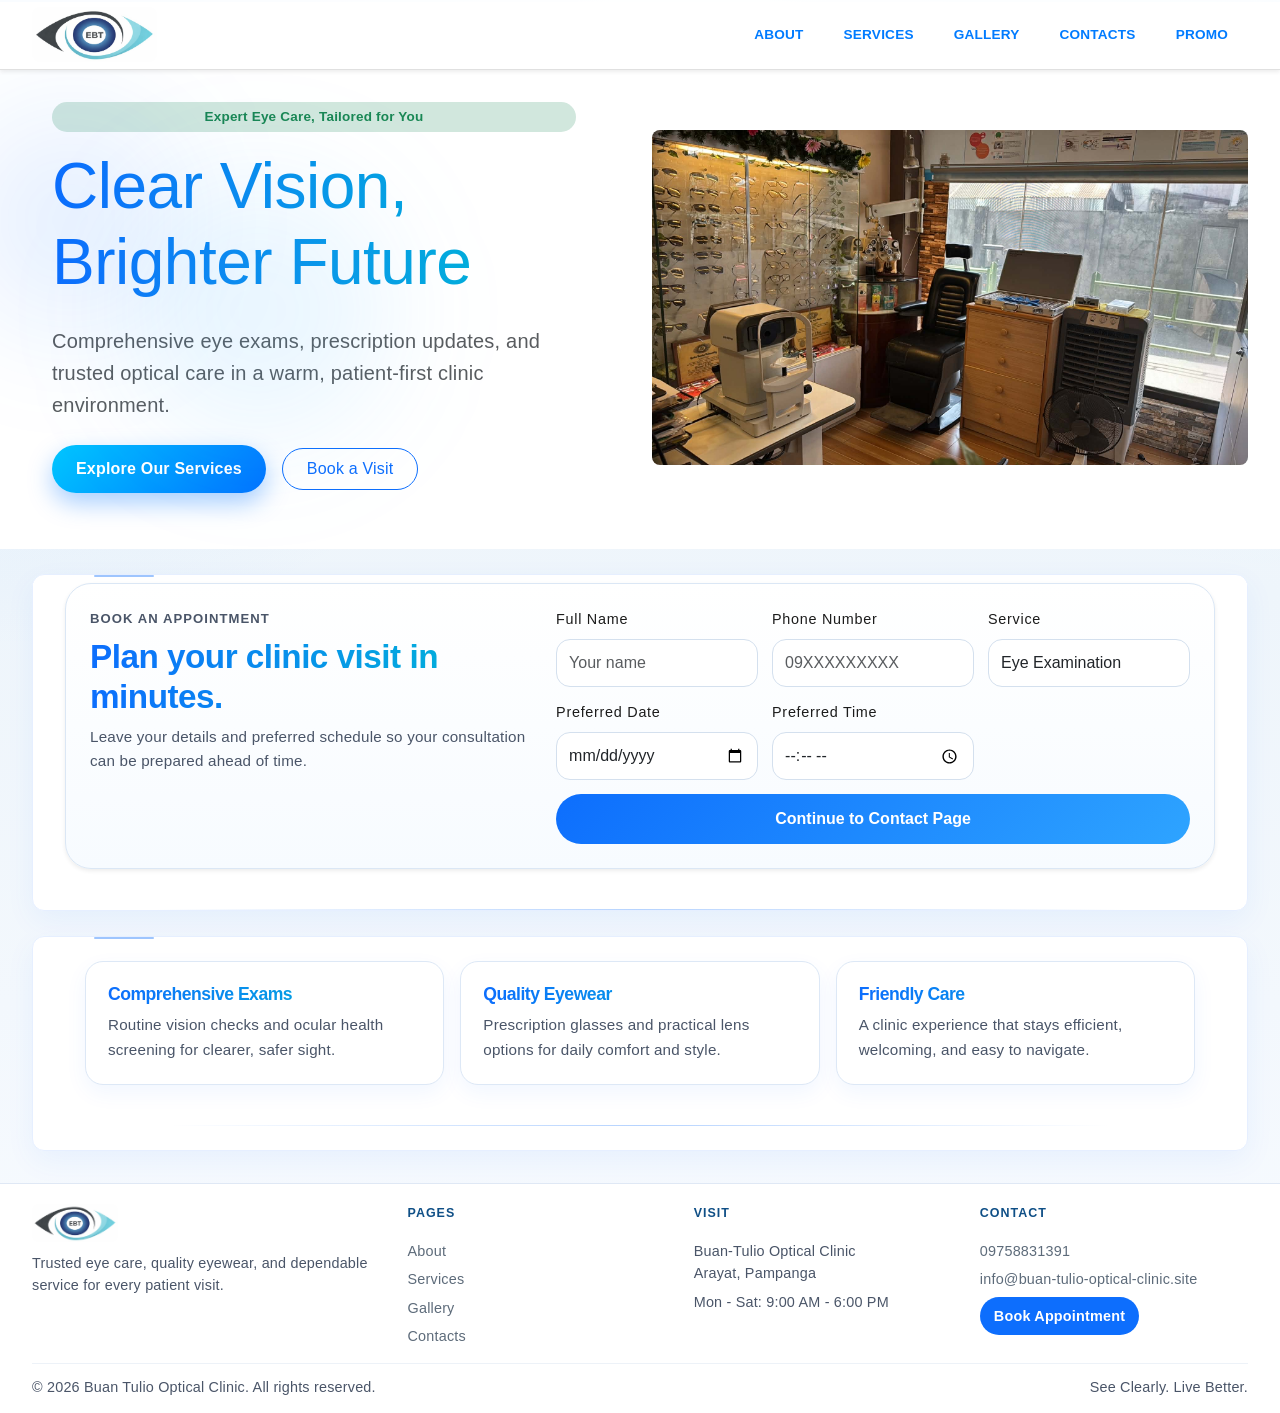
<file: opti/index.html>
<!DOCTYPE html>
<html lang="en">
<head>
<meta charset="UTF-8">
<meta name="viewport" content="width=device-width, initial-scale=1.0">
<title>Home | Buan Tulio Optical Clinic</title>
<link rel="icon" type="image/x-icon" href="images/favicon.ico">
<link href="https://cdn.jsdelivr.net/npm/bootstrap@5.3.0/dist/css/bootstrap.min.css" rel="stylesheet">
<link rel="stylesheet" href="style.css">
</head>

<body>
<nav class="navbar navbar-expand-lg navbar-light bg-white sticky-top shadow-sm">
    <div class="container">
        <a class="navbar-brand" href="index.html">
            <img src="images/LOGO2.png" alt="Logo" style="height:50px;">
        </a>
        <button class="navbar-toggler" type="button" data-bs-toggle="collapse" data-bs-target="#clinicNav">
            <span class="navbar-toggler-icon"></span>
        </button>
        <div class="collapse navbar-collapse" id="clinicNav">
            <ul class="navbar-nav ms-auto align-items-center">
                <li class="nav-item"><a class="nav-link" href="about.html">ABOUT</a></li>
                <li class="nav-item"><a class="nav-link" href="services.html">SERVICES</a></li>
                <li class="nav-item"><a class="nav-link" href="gallery.html">GALLERY</a></li>
                <li class="nav-item"><a class="nav-link" href="contacts.html">CONTACTS</a></li>
                <li class="nav-item"><a class="nav-link text-danger fw-bold" href="promo.html">PROMO</a></li>
            </ul>
        </div>
    </div>
</nav>

<header class="hero-section bg-white pb-4">
    <div class="container">
        <div class="row align-items-center g-4">
            <div class="col-lg-6 hero-content">
                <span class="badge bg-success-subtle text-success p-2 px-3 rounded-pill mb-3">Expert Eye Care, Tailored for You</span>
                <h1 class="main-title display-3 mb-4">Clear Vision,<br>Brighter Future</h1>
                <p class="lead text-muted mb-4">Comprehensive eye exams, prescription updates, and trusted optical care in a warm, patient-first clinic environment.</p>
                <div class="d-flex align-items-center gap-3 flex-wrap">
                    <a href="services.html" class="btn btn-info btn-highlight">Explore Our Services</a>
                    <a href="#appointment" class="btn btn-outline-primary rounded-pill px-4 py-2">Book a Visit</a>
                </div>
            </div>

            <div class="col-lg-6 position-relative text-center">
                <div class="floating-circle mx-auto"></div>
                <img src="images/f1.jfif" class="img-fluid professional-img" alt="Optical clinic professional">
            </div>
        </div>
    </div>
</header>

<section class="appointment-strip" id="appointment">
    <div class="container">
        <div class="appointment-panel shadow-sm">
            <div class="appointment-panel__intro">
                <p class="appointment-kicker mb-2">Book an appointment</p>
                <h2 class="mb-2">Plan your clinic visit in minutes.</h2>
                <p class="mb-0">Leave your details and preferred schedule so your consultation can be prepared ahead of time.</p>
            </div>

            <form class="appointment-form js-prototype-booking" action="contacts.html">
                <div class="appointment-form__field">
                    <label for="appt-name" class="form-label">Full Name</label>
                    <input id="appt-name" type="text" class="form-control" placeholder="Your name">
                </div>

                <div class="appointment-form__field">
                    <label for="appt-phone" class="form-label">Phone Number</label>
                    <input id="appt-phone" type="tel" class="form-control" placeholder="09XXXXXXXXX">
                </div>

                <div class="appointment-form__field">
                    <label for="appt-service" class="form-label">Service</label>
                    <select id="appt-service" class="form-select">
                        <option selected>Eye Examination</option>
                        <option>Eyeglasses</option>
                        <option>Contact Lenses</option>
                        <option>Lens Upgrade</option>
                    </select>
                </div>

                <div class="appointment-form__field appointment-form__field--half">
                    <label for="appt-date" class="form-label">Preferred Date</label>
                    <input id="appt-date" type="date" class="form-control">
                </div>

                <div class="appointment-form__field appointment-form__field--half">
                    <label for="appt-time" class="form-label">Preferred Time</label>
                    <input id="appt-time" type="time" class="form-control">
                </div>

                <button type="submit" class="btn appointment-form__submit">Continue to Contact Page</button>
            </form>
        </div>
    </div>
</section>

<section class="home-highlights py-4">
    <div class="container">
        <div class="row g-3">
            <div class="col-md-4">
                <div class="home-highlight-card">
                    <h3>Comprehensive Exams</h3>
                    <p class="mb-0">Routine vision checks and ocular health screening for clearer, safer sight.</p>
                </div>
            </div>
            <div class="col-md-4">
                <div class="home-highlight-card">
                    <h3>Quality Eyewear</h3>
                    <p class="mb-0">Prescription glasses and practical lens options for daily comfort and style.</p>
                </div>
            </div>
            <div class="col-md-4">
                <div class="home-highlight-card">
                    <h3>Friendly Care</h3>
                    <p class="mb-0">A clinic experience that stays efficient, welcoming, and easy to navigate.</p>
                </div>
            </div>
        </div>
    </div>
</section>

<script src="https://cdn.jsdelivr.net/npm/bootstrap@5.3.0/dist/js/bootstrap.bundle.min.js"></script>
<script>
document.querySelectorAll('.js-prototype-booking').forEach(function (form) {
    form.addEventListener('submit', function (event) {
        event.preventDefault();
        window.alert('This is only a prototype. Booking is not currently working yet.');
    });
});
</script>

<footer class="clinic-footer">
    <div class="container">
        <div class="clinic-footer__inner">
            <div class="clinic-footer__brand">
                <img src="images/LOGO2.png" alt="Buan Tulio Optical Clinic logo">
                <p>Trusted eye care, quality eyewear, and dependable service for every patient visit.</p>
            </div>

            <div class="clinic-footer__group">
                <span class="clinic-footer__title">Pages</span>
                <a href="about.html">About</a>
                <a href="services.html">Services</a>
                <a href="gallery.html">Gallery</a>
                <a href="contacts.html">Contacts</a>
            </div>

            <div class="clinic-footer__group">
                <span class="clinic-footer__title">Visit</span>
                <p>Buan-Tulio Optical Clinic<br>Arayat, Pampanga</p>
                <p>Mon - Sat: 9:00 AM - 6:00 PM</p>
            </div>

            <div class="clinic-footer__group">
                <span class="clinic-footer__title">Contact</span>
                <a href="tel:09758831391">09758831391</a>
                <a href="mailto:info@buan-tulio-optical-clinic.site">info@buan-tulio-optical-clinic.site</a>
                <a href="index.html#appointment" class="clinic-footer__cta">Book Appointment</a>
            </div>
        </div>

        <div class="clinic-footer__bottom">
            <p class="mb-0">&copy; 2026 Buan Tulio Optical Clinic. All rights reserved.</p>
            <p class="mb-0">See Clearly. Live Better.</p>
        </div>
    </div>
</footer>
</body>
</html>
</file>
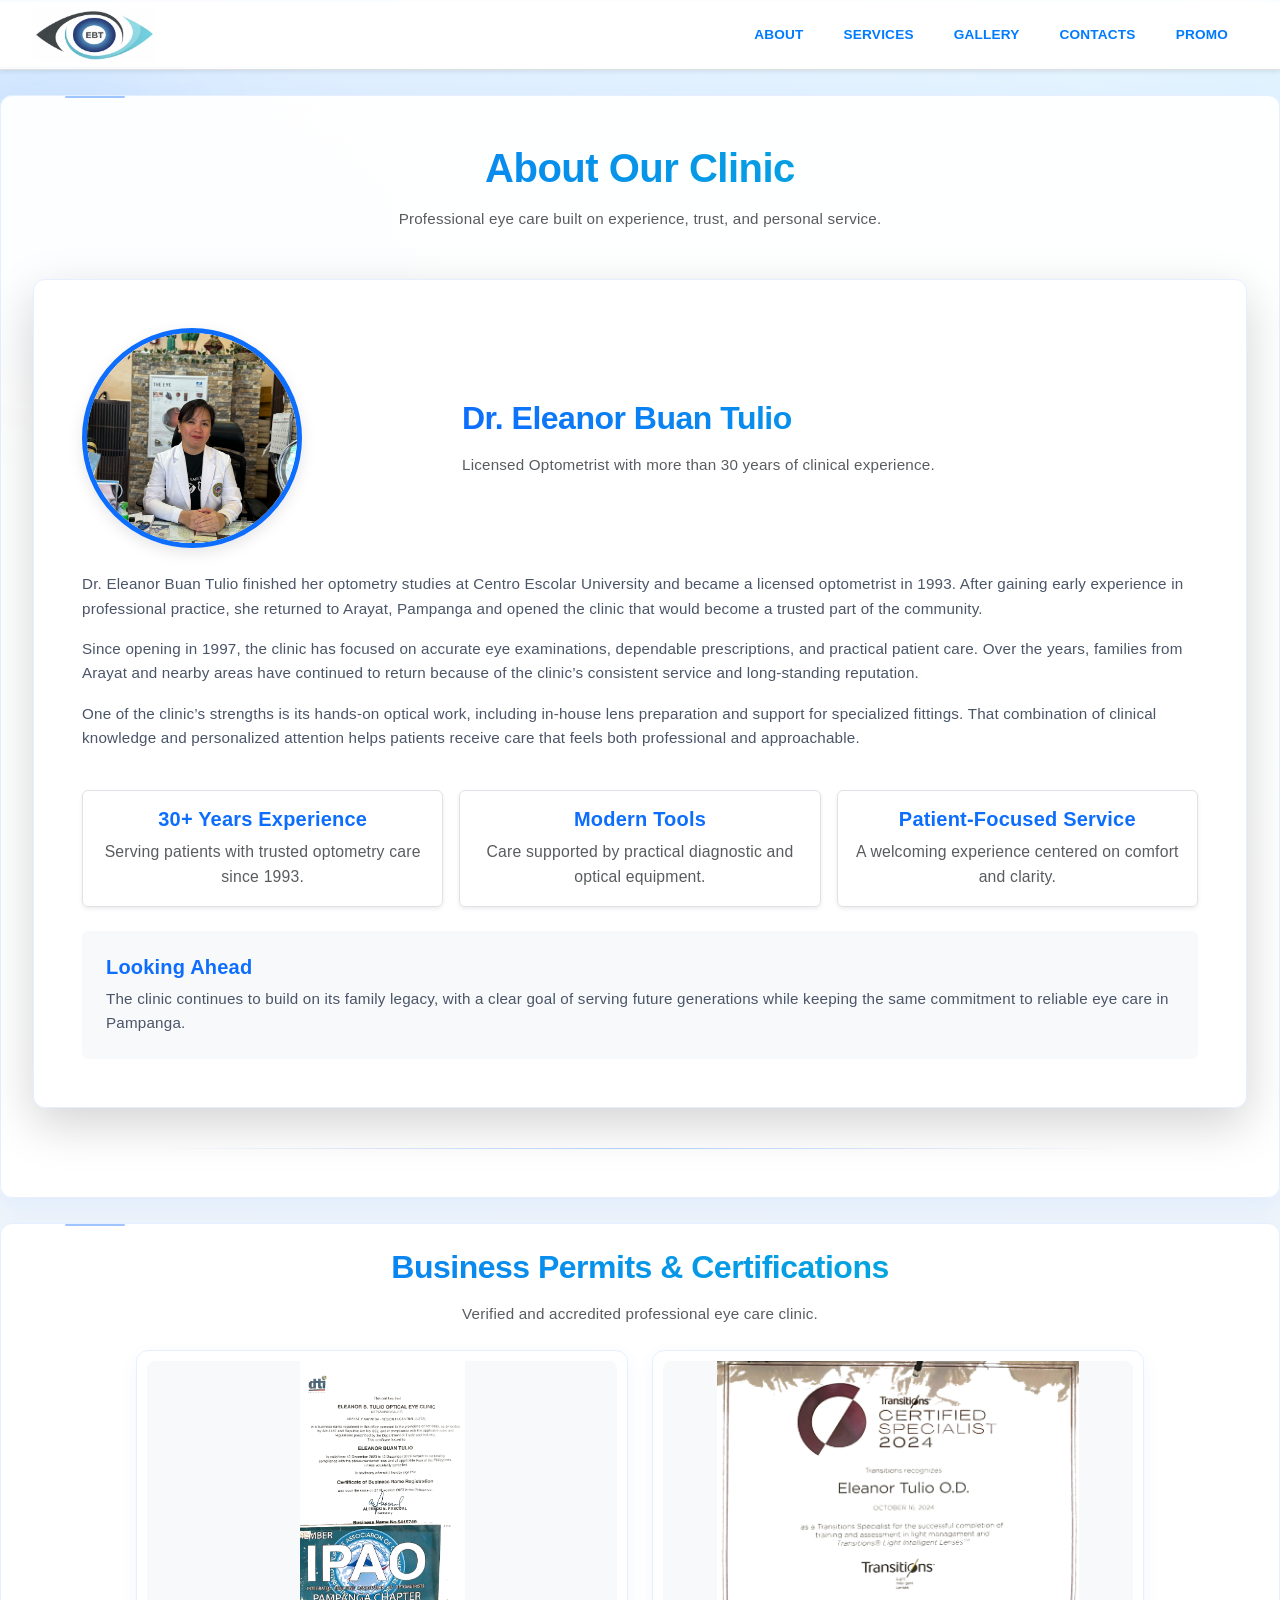
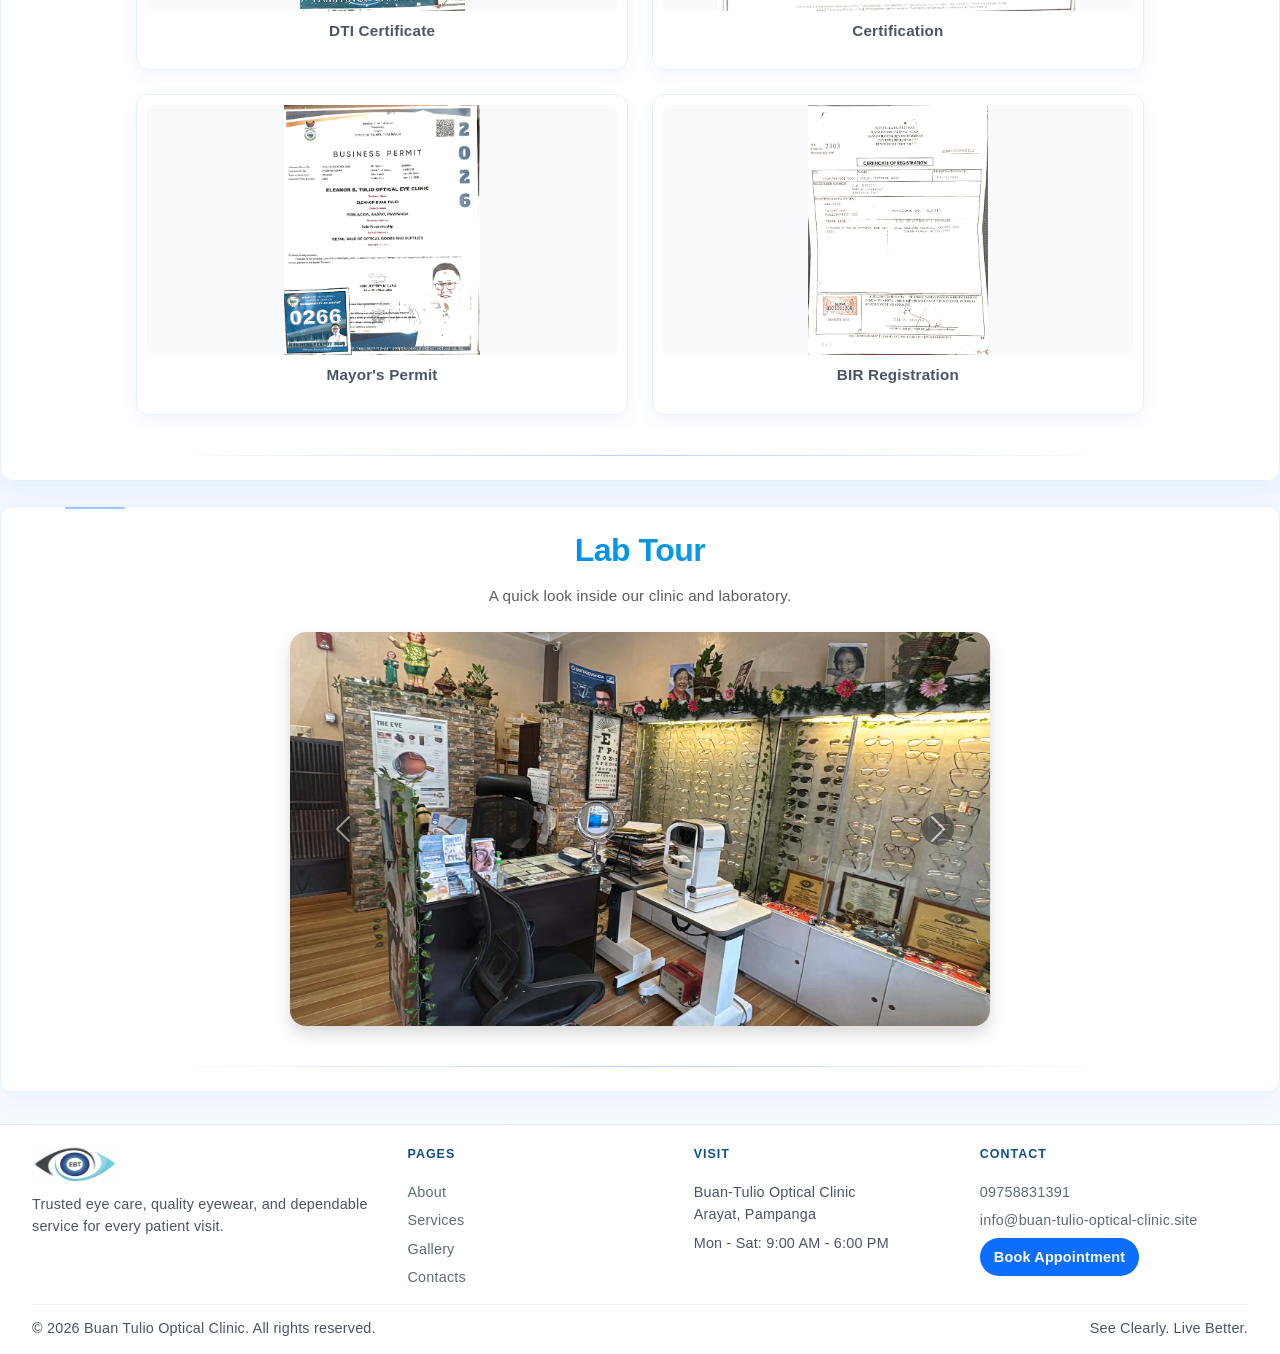
<file: opti/about.html>
<!DOCTYPE html>
<html lang="en">
<head>
<meta charset="UTF-8">
<meta name="viewport" content="width=device-width, initial-scale=1.0">
<title>About | Buan Tulio Optical Clinic</title>
<link rel="icon" type="image/x-icon" href="images/favicon.ico">
<link href="https://cdn.jsdelivr.net/npm/bootstrap@5.3.0/dist/css/bootstrap.min.css" rel="stylesheet">
<link rel="stylesheet" href="style.css">
</head>

<body>
<nav class="navbar navbar-expand-lg navbar-light bg-white sticky-top shadow-sm">
    <div class="container">
        <a class="navbar-brand" href="index.html">
            <img src="images/LOGO2.png" alt="Logo" style="height:50px;">
        </a>
        <button class="navbar-toggler" type="button" data-bs-toggle="collapse" data-bs-target="#clinicNav">
            <span class="navbar-toggler-icon"></span>
        </button>
        <div class="collapse navbar-collapse" id="clinicNav">
            <ul class="navbar-nav ms-auto align-items-center">
                <li class="nav-item"><a class="nav-link active" href="about.html">ABOUT</a></li>
                <li class="nav-item"><a class="nav-link" href="services.html">SERVICES</a></li>
                <li class="nav-item"><a class="nav-link" href="gallery.html">GALLERY</a></li>
                <li class="nav-item"><a class="nav-link" href="contacts.html">CONTACTS</a></li>
                <li class="nav-item"><a class="nav-link text-danger fw-bold" href="promo.html">PROMO</a></li>
            </ul>
        </div>
    </div>
</nav>

<section class="container py-5">
    <div class="text-center mb-5">
        <h1 class="fw-bold">About Our Clinic</h1>
        <p class="text-muted">Professional eye care built on experience, trust, and personal service.</p>
    </div>

    <div class="card border-0 shadow-lg">
        <div class="card-body p-4 p-lg-5">
            <div class="row align-items-center g-4 mb-4">
                <div class="col-md-4 text-center">
                    <img src="images/owner.jfif" alt="Dr. Eleanor Buan Tulio" class="owner-jfif">
                </div>
                <div class="col-md-8">
                    <h2 class="fw-bold text-primary">Dr. Eleanor Buan Tulio</h2>
                    <p class="text-muted mb-0">Licensed Optometrist with more than 30 years of clinical experience.</p>
                </div>
            </div>

            <p>Dr. Eleanor Buan Tulio finished her optometry studies at Centro Escolar University and became a licensed optometrist in 1993. After gaining early experience in professional practice, she returned to Arayat, Pampanga and opened the clinic that would become a trusted part of the community.</p>
            <p>Since opening in 1997, the clinic has focused on accurate eye examinations, dependable prescriptions, and practical patient care. Over the years, families from Arayat and nearby areas have continued to return because of the clinic’s consistent service and long-standing reputation.</p>
            <p>One of the clinic’s strengths is its hands-on optical work, including in-house lens preparation and support for specialized fittings. That combination of clinical knowledge and personalized attention helps patients receive care that feels both professional and approachable.</p>

            <div class="row text-center g-3 my-4">
                <div class="col-md-4">
                    <div class="p-3 border rounded shadow-sm h-100">
                        <h5 class="fw-bold text-primary">30+ Years Experience</h5>
                        <p class="small text-muted mb-0">Serving patients with trusted optometry care since 1993.</p>
                    </div>
                </div>
                <div class="col-md-4">
                    <div class="p-3 border rounded shadow-sm h-100">
                        <h5 class="fw-bold text-primary">Modern Tools</h5>
                        <p class="small text-muted mb-0">Care supported by practical diagnostic and optical equipment.</p>
                    </div>
                </div>
                <div class="col-md-4">
                    <div class="p-3 border rounded shadow-sm h-100">
                        <h5 class="fw-bold text-primary">Patient-Focused Service</h5>
                        <p class="small text-muted mb-0">A welcoming experience centered on comfort and clarity.</p>
                    </div>
                </div>
            </div>

            <div class="mt-4 p-4 bg-light rounded">
                <h5 class="fw-bold text-primary">Looking Ahead</h5>
                <p class="mb-0">The clinic continues to build on its family legacy, with a clear goal of serving future generations while keeping the same commitment to reliable eye care in Pampanga.</p>
            </div>
        </div>
    </div>
</section>

<section class="container py-4">
    <div class="text-center mb-4">
        <h2 class="fw-bold text-primary">Business Permits & Certifications</h2>
        <p class="text-muted">Verified and accredited professional eye care clinic.</p>
    </div>

    <div class="row justify-content-center g-4">
        <div class="col-md-5">
            <div class="permit-box">
                <img src="images/dti1.png" alt="DTI Certificate">
                <p class="text-center mt-2 fw-semibold">DTI Certificate</p>
            </div>
        </div>
        <div class="col-md-5">
            <div class="permit-box">
                <img src="images/dti2.png" alt="Clinic certification">
                <p class="text-center mt-2 fw-semibold">Certification</p>
            </div>
        </div>
        <div class="col-md-5">
            <div class="permit-box">
                <img src="images/dti3.png" alt="Mayor permit">
                <p class="text-center mt-2 fw-semibold">Mayor's Permit</p>
            </div>
        </div>
        <div class="col-md-5">
            <div class="permit-box">
                <img src="images/dti4.png" alt="BIR registration">
                <p class="text-center mt-2 fw-semibold">BIR Registration</p>
            </div>
        </div>
    </div>
</section>

<section class="container py-4">
    <div class="text-center mb-4">
        <h2 class="fw-bold text-primary">Lab Tour</h2>
        <p class="text-muted">A quick look inside our clinic and laboratory.</p>
    </div>

    <div id="labCarousel" class="carousel slide carousel-fade" data-bs-ride="carousel">
        <div class="carousel-inner rounded-4 shadow">
            <div class="carousel-item active"><img src="images/lab1.png" class="d-block w-100" alt="Clinic lab 1"></div>
            <div class="carousel-item"><img src="images/lab2.png" class="d-block w-100" alt="Clinic lab 2"></div>
            <div class="carousel-item"><img src="images/lab3.png" class="d-block w-100" alt="Clinic lab 3"></div>
            <div class="carousel-item"><img src="images/lab4.png" class="d-block w-100" alt="Clinic lab 4"></div>
            <div class="carousel-item"><img src="images/lab5.png" class="d-block w-100" alt="Clinic lab 5"></div>
            <div class="carousel-item"><img src="images/lab6.png" class="d-block w-100" alt="Clinic lab 6"></div>
        </div>

        <button class="carousel-control-prev" type="button" data-bs-target="#labCarousel" data-bs-slide="prev">
            <span class="carousel-control-prev-icon bg-dark rounded-circle p-2"></span>
        </button>
        <button class="carousel-control-next" type="button" data-bs-target="#labCarousel" data-bs-slide="next">
            <span class="carousel-control-next-icon bg-dark rounded-circle p-2"></span>
        </button>
    </div>
</section>

<script src="https://cdn.jsdelivr.net/npm/bootstrap@5.3.0/dist/js/bootstrap.bundle.min.js"></script>

<footer class="clinic-footer">
    <div class="container">
        <div class="clinic-footer__inner">
            <div class="clinic-footer__brand">
                <img src="images/LOGO2.png" alt="Buan Tulio Optical Clinic logo">
                <p>Trusted eye care, quality eyewear, and dependable service for every patient visit.</p>
            </div>

            <div class="clinic-footer__group">
                <span class="clinic-footer__title">Pages</span>
                <a href="about.html">About</a>
                <a href="services.html">Services</a>
                <a href="gallery.html">Gallery</a>
                <a href="contacts.html">Contacts</a>
            </div>

            <div class="clinic-footer__group">
                <span class="clinic-footer__title">Visit</span>
                <p>Buan-Tulio Optical Clinic<br>Arayat, Pampanga</p>
                <p>Mon - Sat: 9:00 AM - 6:00 PM</p>
            </div>

            <div class="clinic-footer__group">
                <span class="clinic-footer__title">Contact</span>
                <a href="tel:09758831391">09758831391</a>
                <a href="mailto:info@buan-tulio-optical-clinic.site">info@buan-tulio-optical-clinic.site</a>
                <a href="index.html#appointment" class="clinic-footer__cta">Book Appointment</a>
            </div>
        </div>

        <div class="clinic-footer__bottom">
            <p class="mb-0">&copy; 2026 Buan Tulio Optical Clinic. All rights reserved.</p>
            <p class="mb-0">See Clearly. Live Better.</p>
        </div>
    </div>
</footer>
</body>
</html>
</file>
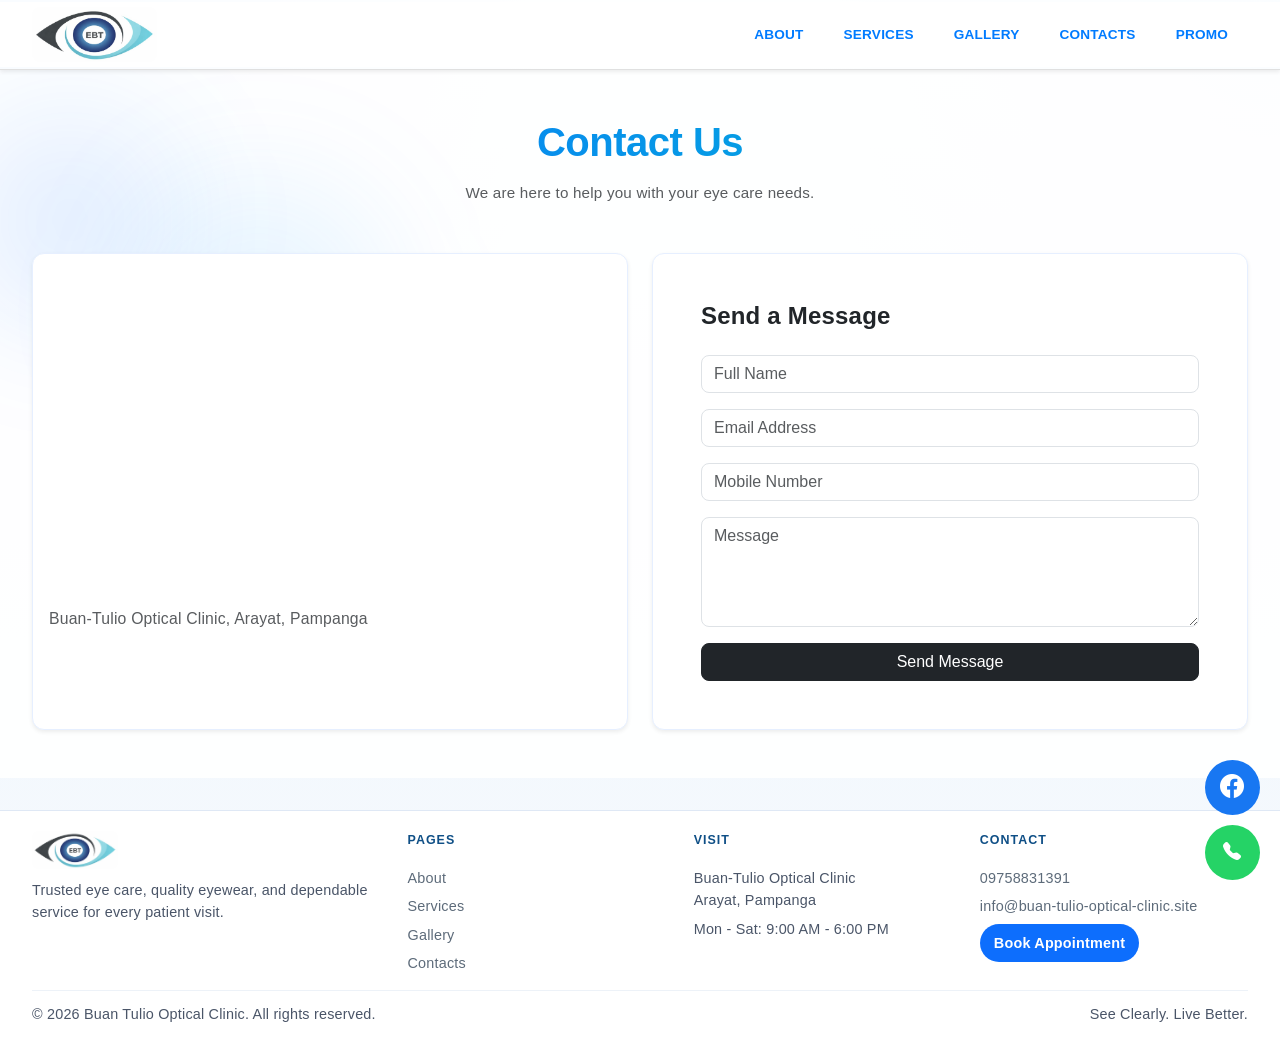
<file: opti/contacts.html>
<!DOCTYPE html>
<html lang="en">
<head>
<meta charset="UTF-8">
<meta name="viewport" content="width=device-width, initial-scale=1.0">
<title>Contacts | Buan Tulio Optical Clinic</title>
<link rel="icon" type="image/x-icon" href="images/favicon.ico">
<link href="https://cdn.jsdelivr.net/npm/bootstrap@5.3.0/dist/css/bootstrap.min.css" rel="stylesheet">
<link href="https://cdn.jsdelivr.net/npm/bootstrap-icons/font/bootstrap-icons.css" rel="stylesheet">
<link rel="stylesheet" href="style.css">
</head>

<body>
<div style="position:fixed; bottom:20px; right:20px; z-index:9999; text-align:center;">
    <a href="https://www.facebook.com/profile.php?id=100066470893947" target="_blank" style="background:#1877f2; width:55px; height:55px; display:flex; align-items:center; justify-content:center; border-radius:50%; margin-bottom:10px;">
        <i class="bi bi-facebook text-white fs-4"></i>
    </a>
    <a href="tel:+9758831391" onclick="document.getElementById('phonenumber').style.display='block';" style="background:#25D366; width:55px; height:55px; display:flex; align-items:center; justify-content:center; border-radius:50%;">
        <i class="bi bi-telephone-fill text-white"></i>
    </a>
    <div id="phonenumber" style="display:none; margin-top:8px; background:white; padding:5px 8px; border-radius:5px; font-size:12px;">
        09758831391
    </div>
</div>

<nav class="navbar navbar-expand-lg navbar-light bg-white sticky-top shadow-sm">
    <div class="container">
        <a class="navbar-brand" href="index.html">
            <img src="images/LOGO2.png" alt="Logo" style="height:50px;">
        </a>
        <button class="navbar-toggler" type="button" data-bs-toggle="collapse" data-bs-target="#clinicNav">
            <span class="navbar-toggler-icon"></span>
        </button>
        <div class="collapse navbar-collapse" id="clinicNav">
            <ul class="navbar-nav ms-auto align-items-center">
                <li class="nav-item"><a class="nav-link" href="about.html">ABOUT</a></li>
                <li class="nav-item"><a class="nav-link" href="services.html">SERVICES</a></li>
                <li class="nav-item"><a class="nav-link" href="gallery.html">GALLERY</a></li>
                <li class="nav-item"><a class="nav-link active" href="contacts.html">CONTACTS</a></li>
                <li class="nav-item"><a class="nav-link text-danger fw-bold" href="promo.html">PROMO</a></li>
            </ul>
        </div>
    </div>
</nav>

<div class="container py-5">
    <div class="text-center mb-5">
        <h1 class="fw-bold">Contact Us</h1>
        <p class="text-muted">We are here to help you with your eye care needs.</p>
    </div>

    <div class="row g-4">
        <div class="col-lg-6">
            <div class="card border-0 shadow-sm rounded-4 overflow-hidden h-100">
                <div class="ratio ratio-16x9">
                    <iframe src="https://www.google.com/maps?q=Buan-Tulio+Optical+Clinic+Arayat+Pampanga&output=embed" style="border:0;" allowfullscreen loading="lazy"></iframe>
                </div>
                <div class="p-3">
                    <small class="text-muted">Buan-Tulio Optical Clinic, Arayat, Pampanga</small>
                </div>
            </div>
        </div>

        <div class="col-lg-6">
            <div class="card border-0 shadow-sm rounded-4 p-4 p-md-5 h-100">
                <h4 class="fw-bold mb-4">Send a Message</h4>
                <form class="js-prototype-message">
                    <div class="mb-3"><input type="text" class="form-control rounded-3" placeholder="Full Name"></div>
                    <div class="mb-3"><input type="email" class="form-control rounded-3" placeholder="Email Address"></div>
                    <div class="mb-3"><input type="tel" class="form-control rounded-3" placeholder="Mobile Number"></div>
                    <div class="mb-3"><textarea class="form-control rounded-3" rows="4" placeholder="Message"></textarea></div>
                    <button class="btn btn-dark w-100 rounded-3">Send Message</button>
                </form>
            </div>
        </div>
    </div>
</div>

<script src="https://cdn.jsdelivr.net/npm/bootstrap@5.3.0/dist/js/bootstrap.bundle.min.js"></script>
<script>
document.querySelectorAll('.js-prototype-message').forEach(function (form) {
    form.addEventListener('submit', function (event) {
        event.preventDefault();
        window.alert('This is only a prototype. Sending a message is not currently working yet.');
    });
});
</script>

<footer class="clinic-footer">
    <div class="container">
        <div class="clinic-footer__inner">
            <div class="clinic-footer__brand">
                <img src="images/LOGO2.png" alt="Buan Tulio Optical Clinic logo">
                <p>Trusted eye care, quality eyewear, and dependable service for every patient visit.</p>
            </div>

            <div class="clinic-footer__group">
                <span class="clinic-footer__title">Pages</span>
                <a href="about.html">About</a>
                <a href="services.html">Services</a>
                <a href="gallery.html">Gallery</a>
                <a href="contacts.html">Contacts</a>
            </div>

            <div class="clinic-footer__group">
                <span class="clinic-footer__title">Visit</span>
                <p>Buan-Tulio Optical Clinic<br>Arayat, Pampanga</p>
                <p>Mon - Sat: 9:00 AM - 6:00 PM</p>
            </div>

            <div class="clinic-footer__group">
                <span class="clinic-footer__title">Contact</span>
                <a href="tel:09758831391">09758831391</a>
                <a href="mailto:info@buan-tulio-optical-clinic.site">info@buan-tulio-optical-clinic.site</a>
                <a href="index.html#appointment" class="clinic-footer__cta">Book Appointment</a>
            </div>
        </div>

        <div class="clinic-footer__bottom">
            <p class="mb-0">&copy; 2026 Buan Tulio Optical Clinic. All rights reserved.</p>
            <p class="mb-0">See Clearly. Live Better.</p>
        </div>
    </div>
</footer>
</body>
</html>
</file>
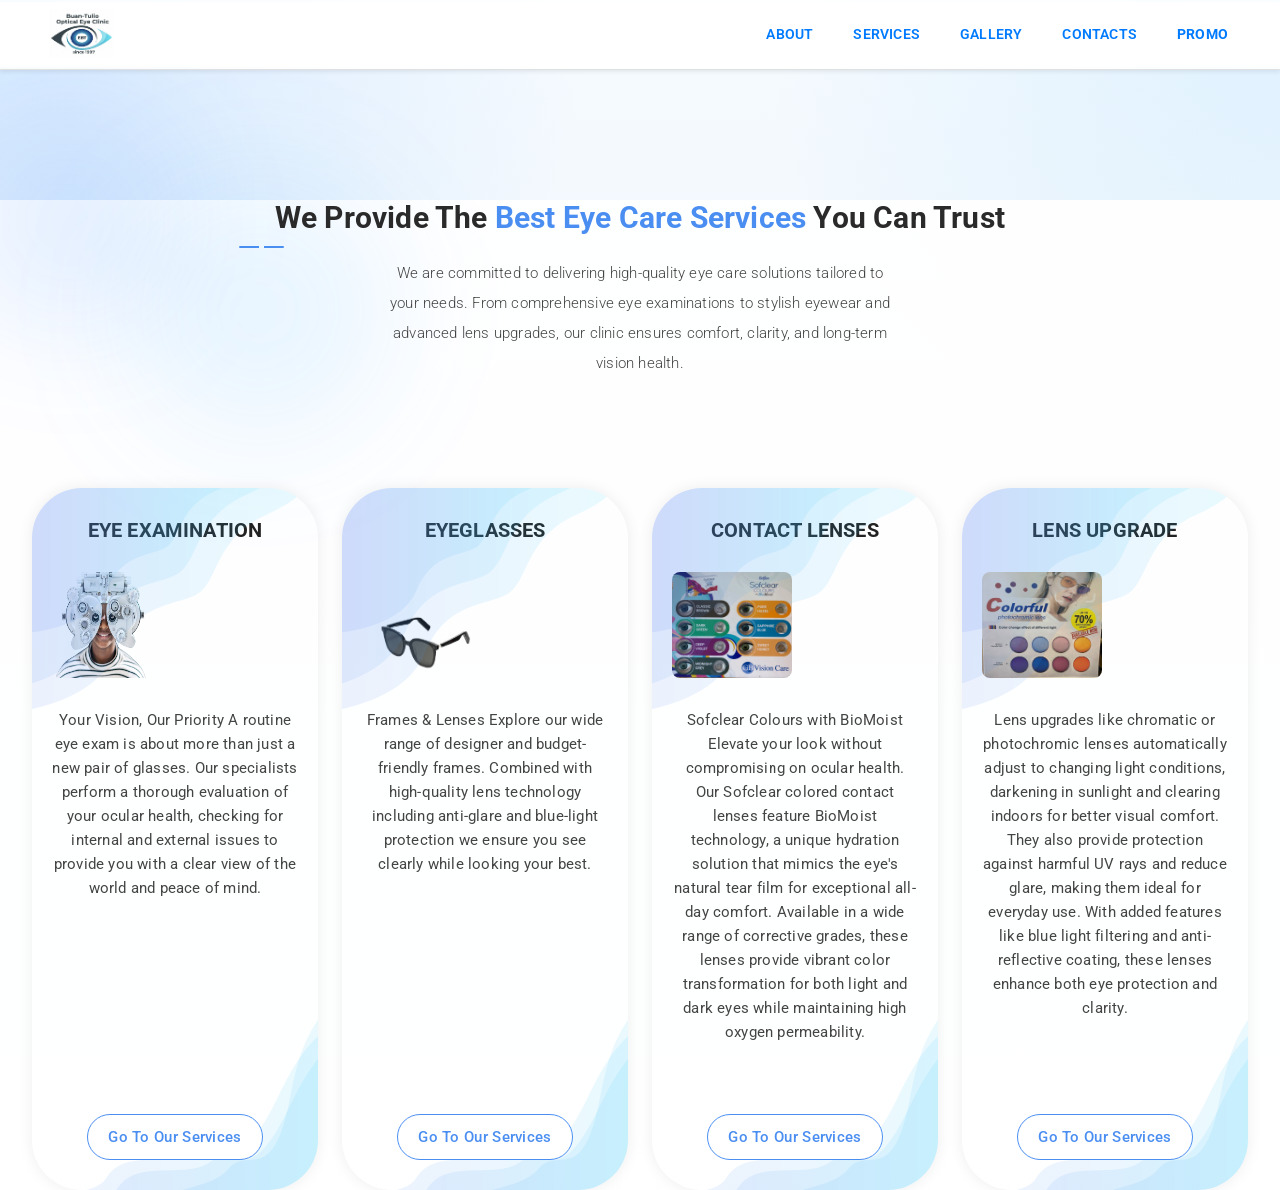
<file: opti/info.html>
<!DOCTYPE html>
<html lang="en">
<head>
<meta charset="UTF-8">
<meta name="viewport" content="width=device-width, initial-scale=1.0">
<meta name="description" content="">
<meta name="author" content="">
<link rel="preconnect" href="https://fonts.googleapis.com">
<link rel="preconnect" href="https://fonts.gstatic.com" crossorigin>
<link href="https://fonts.googleapis.com/css2?family=Roboto:wght@100;300;400;500;700;900&display=swap" rel="stylesheet">
<title>SERVICES</title>
<link href="https://cdn.jsdelivr.net/npm/bootstrap@5.3.0/dist/css/bootstrap.min.css" rel="stylesheet">
<link rel="stylesheet" href="style.css">
 <link rel="stylesheet" href="https://use.fontawesome.com/releases/v5.8.1/css/all.css" integrity="sha384-50oBUHEmvpQ+1lW4y57PTFmhCaXp0ML5d60M1M7uH2+nqUivzIebhndOJK28anvf" crossorigin="anonymous">
    <link rel="stylesheet" href="assets/css/templatemo-chain-app-dev.css">
    <link rel="stylesheet" href="assets/css/animated.css">
    <link rel="stylesheet" href="assets/css/owl.css">
    <link rel="stylesheet" href="https://use.fontawesome.com/releases/v5.8.1/css/all.css">

</head>

<body>
<nav class="navbar navbar-expand-lg navbar-light bg-white sticky-top shadow-sm">
    <div class="container">
        <a class="navbar-brand" href="index.html">
            <img src="images/logo.png" alt="Logo" style="height:50px;">
        </a>

        <button class="navbar-toggler" type="button" data-bs-toggle="collapse" data-bs-target="#clinicNav">
            <span class="navbar-toggler-icon"></span>
        </button>

        <div class="collapse navbar-collapse" id="clinicNav">
            <ul class="navbar-nav ms-auto align-items-center">
                <li class="nav-item"><a class="nav-link" href="about.html">ABOUT</a></li>
                <li class="nav-item"><a class="nav-link" href="services.html">SERVICES</a></li>
                <li class="nav-item"><a class="nav-link active" href="gallery.html">GALLERY</a></li>
                <li class="nav-item"><a class="nav-link" href="contacts.html">CONTACTS</a></li>

                 <li class="nav-item"><a class="nav-link text-danger fw-bold" href="promo.html">PROMO</a></li>
      </ul>
    </div>
  </div>
</nav>
        </div>
    </div>

</nav>



<style>
  @import url('https://fonts.googleapis.com/css2?family=Poppins:wght@300;400;600&display=swap');

 
</style>
</head>


<div id="pricing" class="pricing-tables">
  <div class="container">
    <div class="row">
      
      <!-- TITLE -->
      <div class="col-lg-8 offset-lg-2">
        <div class="section-heading">
          <h4>We Provide the  <em>Best Eye Care Services </em> You Can Trust</h4>
          <img src="assets/images/heading-line-dec.png" alt="">
          <p>We are committed to delivering high-quality eye care solutions tailored to your needs. From comprehensive eye examinations to stylish eyewear and advanced lens upgrades, our clinic ensures comfort, clarity, and long-term vision health.</p>
        </div>
      </div>

      <!-- CARD 1 -->
      <div class="col-lg-3 col-md-6">
        <div class="pricing-item-regular">
          <span class="price"></span>
          <h4>EYE EXAMINATION</h4>
          <div class="icon">
            <img src="images/examm.png" alt="">
          </div>
          <ul>
            <li>Your Vision, Our Priority
            A routine eye exam is about more than just a new pair of glasses. Our specialists perform a thorough evaluation of your ocular health, checking for internal and external issues to provide you with a clear view of the world and peace of mind.
            </li>
          </ul>
          <div class="border-button">
            <a href="services.html">Go To Our Services</a>
          </div>
        </div>
      </div>

      <!-- CARD 2 -->
      <div class="col-lg-3 col-md-6">
        <div class="pricing-item-regular">
          <span class="price"></span>
          <h4>EYEGLASSES</h4>
          <div class="icon">
            <img src="images/GM1.png" alt="">
          </div>
          <ul>
            <li>Frames & Lenses
            Explore our wide range of designer and budget-friendly frames. Combined with high-quality lens technology including anti-glare and blue-light protection we ensure you see clearly while looking your best.</li>
          </ul>
          <div class="border-button">
            <a href="services.html">Go To Our Services</a>
          </div>
        </div>
      </div>

      <!-- CARD 3 -->
      <div class="col-lg-3 col-md-6">
        <div class="pricing-item-regular">
          <span class="price"></span>
          <h4>CONTACT LENSES</h4>
          <div class="icon">
            <img src="images/lens.jpg" alt="">
          </div>
          <ul>
            <li>Sofclear Colours with BioMoist
            Elevate your look without compromising on ocular health. Our Sofclear colored contact lenses feature BioMoist technology, a unique hydration solution that mimics the eye's natural tear film for exceptional all-day comfort. Available in a wide range of corrective grades, these lenses provide vibrant color transformation for both light and dark eyes while maintaining high oxygen permeability.
            </li>
          </ul>
          <div class="border-button">
            <a href="services.html">Go To Our Services</a>
          </div>
        </div>
      </div>

      <!-- CARD 4 (NEW) -->
      <div class="col-lg-3 col-md-6">
        <div class="pricing-item-regular">
          <span class="price"></span>
          <h4>LENS UPGRADE</h4>
          <div class="icon">
            <img src="images/chromatic.jpg" alt="">
          </div>
          <ul>
            <li>Lens upgrades like chromatic or photochromic lenses automatically adjust to changing light conditions, darkening in sunlight and clearing indoors for better visual comfort. They also provide protection against harmful UV rays and reduce glare, making them ideal for everyday use. With added features like blue light filtering and anti-reflective coating, these lenses enhance both eye protection and clarity.
          </li>
          </ul>
          <div class="border-button">
            <a href="services.html">Go to Our Services</a>
          </div>
        </div>
      </div>

    </div>
  </div>
</div>
</file>
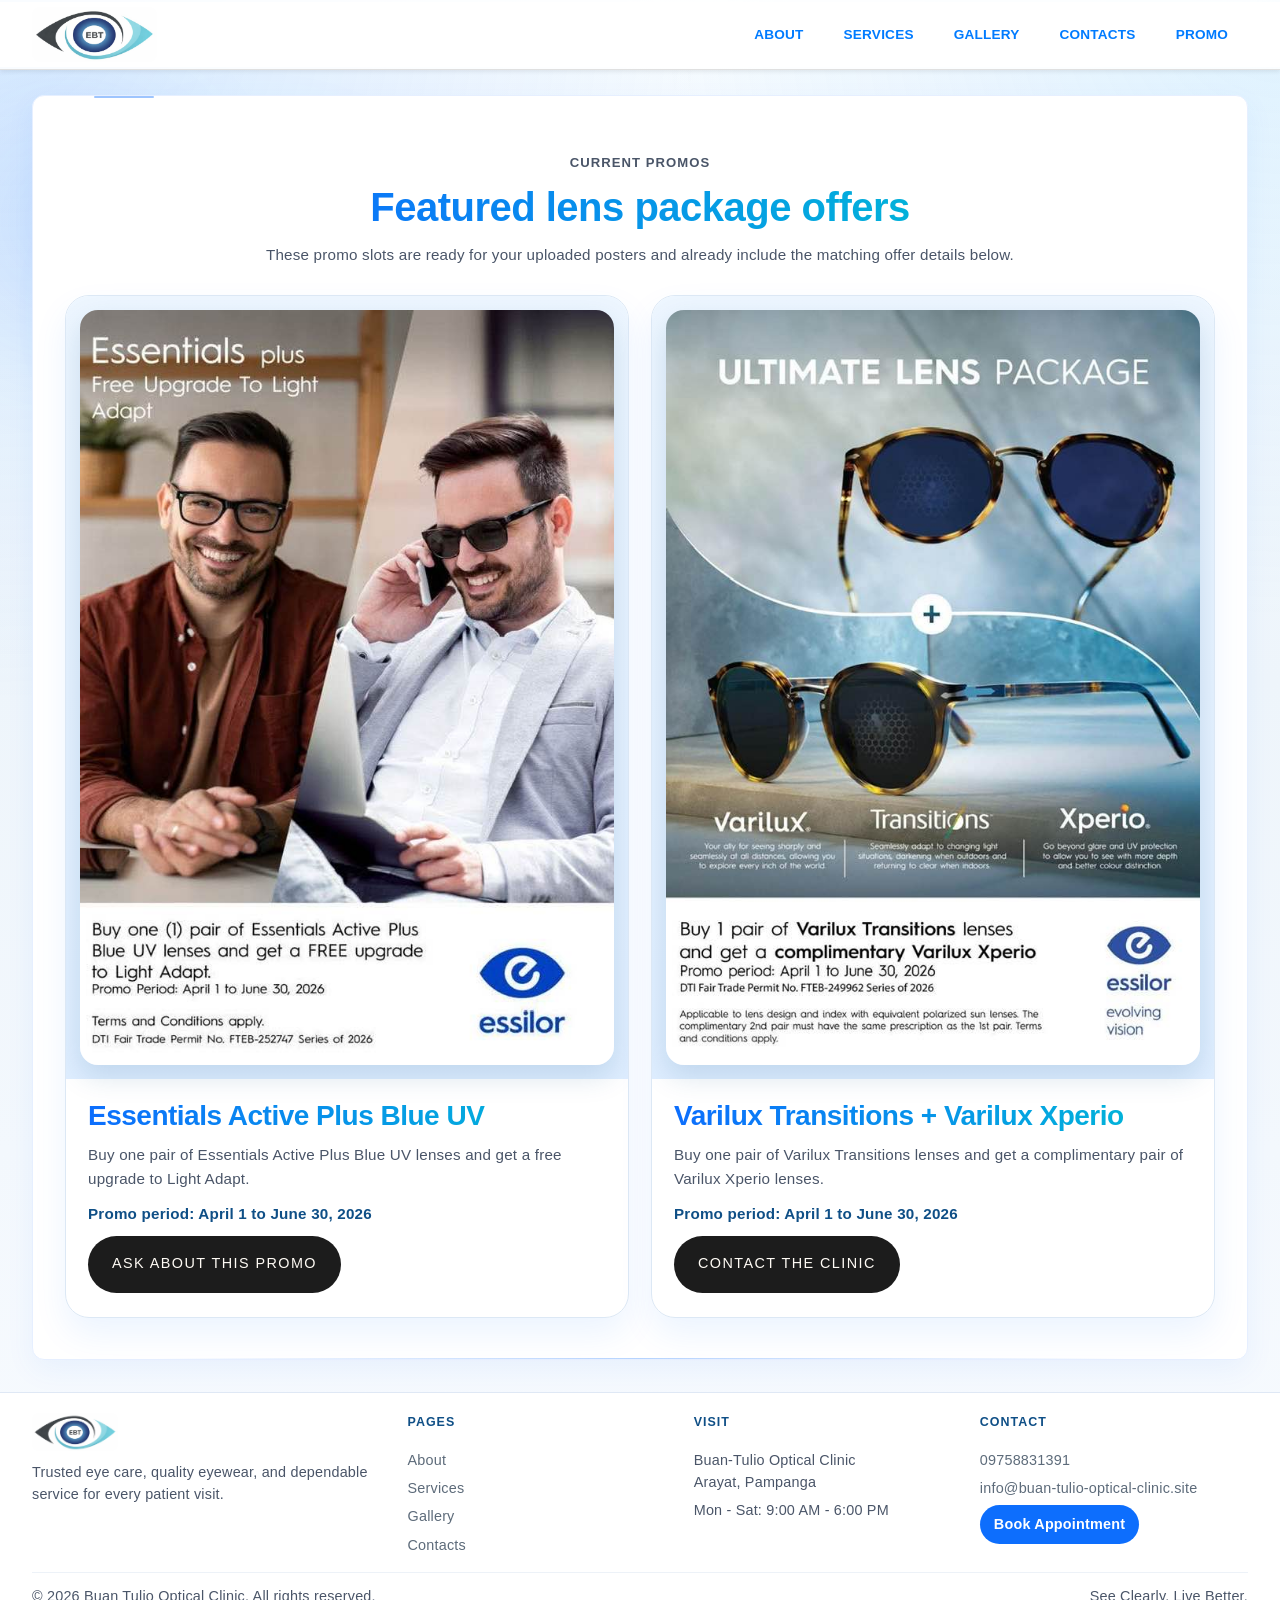
<file: opti/promo.html>
<!DOCTYPE html>
<html lang="en">
<head>
<meta charset="UTF-8">
<meta name="viewport" content="width=device-width, initial-scale=1.0">
<title>Promo | Buan Tulio Optical Clinic</title>
<link rel="icon" type="image/x-icon" href="images/favicon.ico">
<link href="https://cdn.jsdelivr.net/npm/bootstrap@5.3.0/dist/css/bootstrap.min.css" rel="stylesheet">
<link rel="stylesheet" href="style.css">
</head>

<body>
<nav class="navbar navbar-expand-lg navbar-light bg-white sticky-top shadow-sm">
    <div class="container">
        <a class="navbar-brand" href="index.html">
            <img src="images/LOGO2.png" alt="Logo" style="height:50px;">
        </a>
        <button class="navbar-toggler" type="button" data-bs-toggle="collapse" data-bs-target="#clinicNav">
            <span class="navbar-toggler-icon"></span>
        </button>
        <div class="collapse navbar-collapse" id="clinicNav">
            <ul class="navbar-nav ms-auto align-items-center">
                <li class="nav-item"><a class="nav-link" href="about.html">ABOUT</a></li>
                <li class="nav-item"><a class="nav-link" href="services.html">SERVICES</a></li>
                <li class="nav-item"><a class="nav-link" href="gallery.html">GALLERY</a></li>
                <li class="nav-item"><a class="nav-link" href="contacts.html">CONTACTS</a></li>
                <li class="nav-item"><a class="nav-link text-danger fw-bold active" href="promo.html">PROMO</a></li>
            </ul>
        </div>
    </div>
</nav>

<section class="promo-showcase">
    <div class="container">
        <div class="promo-showcase__header text-center">
            <p class="promo-showcase__kicker">Current promos</p>
            <h1>Featured lens package offers</h1>
            <p>These promo slots are ready for your uploaded posters and already include the matching offer details below.</p>
        </div>

        <div class="promo-grid">
            <article class="promo-poster-card">
                <div class="promo-poster-frame">
                    <img src="images/promo1.jpg" alt="Essentials Plus promo poster" onerror="this.style.display='none'; this.nextElementSibling.style.display='grid';">
                    <div class="promo-poster-fallback" style="display:none;">
                        <span class="promo-fallback-label">Poster slot 1</span>
                        <h2>Essentials Plus</h2>
                        <p>Free upgrade to Light Adapt</p>
                        <small>Add `images/promo-essentials-plus.jpg` to show the original poster.</small>
                    </div>
                </div>
                <div class="promo-copy">
                    <h3>Essentials Active Plus Blue UV</h3>
                    <p>Buy one pair of Essentials Active Plus Blue UV lenses and get a free upgrade to Light Adapt.</p>
                    <p class="promo-meta">Promo period: April 1 to June 30, 2026</p>
                    <a href="contacts.html" class="btn btn-primary rounded-pill px-4">Ask About This Promo</a>
                </div>
            </article>

            <article class="promo-poster-card">
                <div class="promo-poster-frame">
                    <img src="images/promo2.jpg" alt="Ultimate Lens Package promo poster" onerror="this.style.display='none'; this.nextElementSibling.style.display='grid';">
                    <div class="promo-poster-fallback" style="display:none;">
                        <span class="promo-fallback-label">Poster slot 2</span>
                        <h2>Ultimate Lens Package</h2>
                        <p>Varilux Transitions with complimentary Varilux Xperio</p>
                        <small>Add `images/promo-ultimate-lens-package.jpg` to show the original poster.</small>
                    </div>
                </div>
                <div class="promo-copy">
                    <h3>Varilux Transitions + Varilux Xperio</h3>
                    <p>Buy one pair of Varilux Transitions lenses and get a complimentary pair of Varilux Xperio lenses.</p>
                    <p class="promo-meta">Promo period: April 1 to June 30, 2026</p>
                    <a href="contacts.html" class="btn btn-primary rounded-pill px-4">Contact the Clinic</a>
                </div>
            </article>
        </div>
    </div>
</section>

<script src="https://cdn.jsdelivr.net/npm/bootstrap@5.3.0/dist/js/bootstrap.bundle.min.js"></script>

<footer class="clinic-footer">
    <div class="container">
        <div class="clinic-footer__inner">
            <div class="clinic-footer__brand">
                <img src="images/LOGO2.png" alt="Buan Tulio Optical Clinic logo">
                <p>Trusted eye care, quality eyewear, and dependable service for every patient visit.</p>
            </div>

            <div class="clinic-footer__group">
                <span class="clinic-footer__title">Pages</span>
                <a href="about.html">About</a>
                <a href="services.html">Services</a>
                <a href="gallery.html">Gallery</a>
                <a href="contacts.html">Contacts</a>
            </div>

            <div class="clinic-footer__group">
                <span class="clinic-footer__title">Visit</span>
                <p>Buan-Tulio Optical Clinic<br>Arayat, Pampanga</p>
                <p>Mon - Sat: 9:00 AM - 6:00 PM</p>
            </div>

            <div class="clinic-footer__group">
                <span class="clinic-footer__title">Contact</span>
                <a href="tel:09758831391">09758831391</a>
                <a href="mailto:info@buan-tulio-optical-clinic.site">info@buan-tulio-optical-clinic.site</a>
                <a href="index.html#appointment" class="clinic-footer__cta">Book Appointment</a>
            </div>
        </div>

        <div class="clinic-footer__bottom">
            <p class="mb-0">&copy; 2026 Buan Tulio Optical Clinic. All rights reserved.</p>
            <p class="mb-0">See Clearly. Live Better.</p>
        </div>
    </div>
</footer>
</body>
</html>
</file>
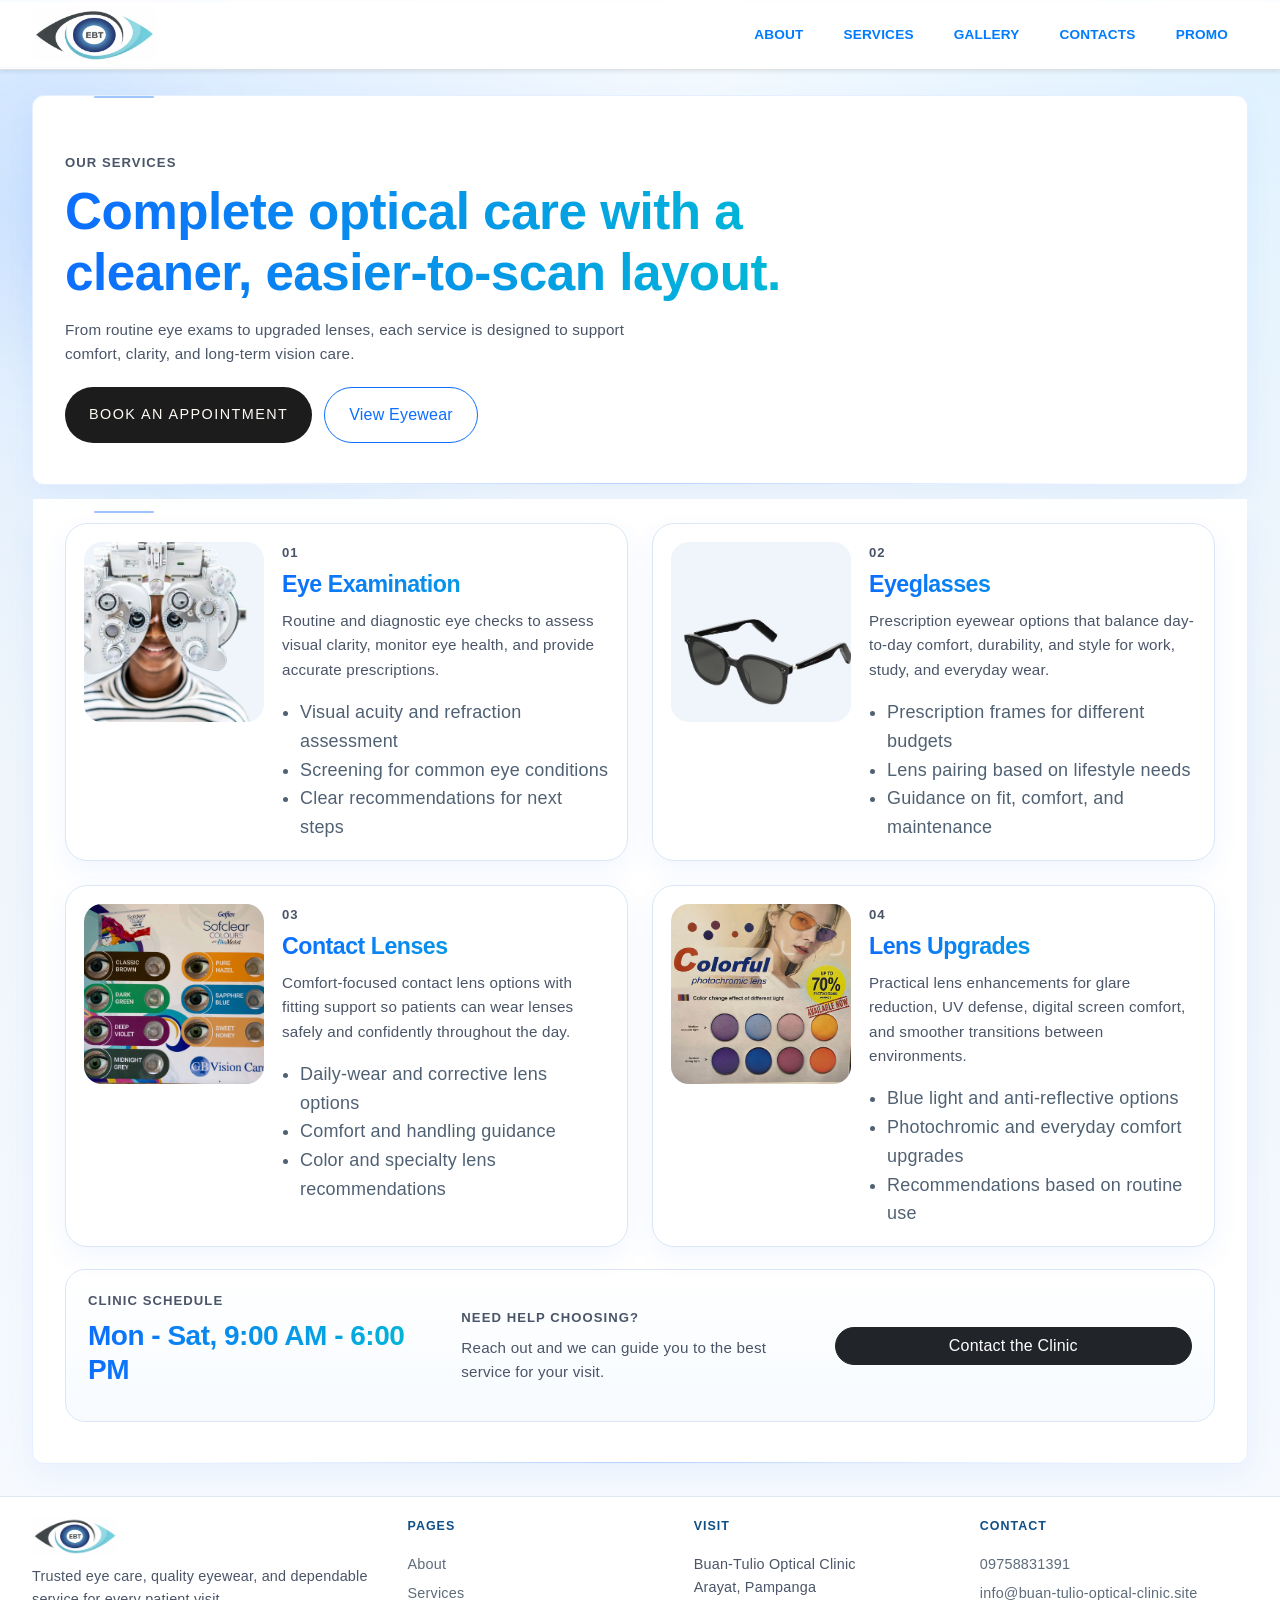
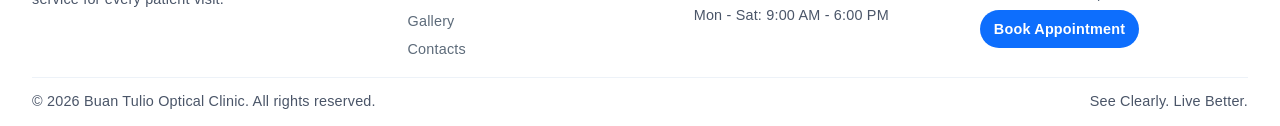
<file: opti/services.html>
<!DOCTYPE html>
<html lang="en">
<head>
    <meta charset="UTF-8">
    <meta name="viewport" content="width=device-width, initial-scale=1.0">
    <title>Services | Buan Tulio Optical Clinic</title>
    <link rel="icon" type="image/x-icon" href="images/favicon.ico">
    <link href="https://cdn.jsdelivr.net/npm/bootstrap@5.3.0/dist/css/bootstrap.min.css" rel="stylesheet">
    <link rel="stylesheet" href="style.css">
</head>

<body>
    <nav class="navbar navbar-expand-lg navbar-light bg-white sticky-top shadow-sm">
        <div class="container">
            <a class="navbar-brand" href="index.html">
                <img src="images/LOGO2.png" alt="Logo" style="height:50px;">
            </a>
            <button class="navbar-toggler" type="button" data-bs-toggle="collapse" data-bs-target="#clinicNav">
                <span class="navbar-toggler-icon"></span>
            </button>
            <div class="collapse navbar-collapse" id="clinicNav">
                <ul class="navbar-nav ms-auto align-items-center">
                    <li class="nav-item"><a class="nav-link" href="about.html">ABOUT</a></li>
                    <li class="nav-item"><a class="nav-link active" href="services.html">SERVICES</a></li>
                    <li class="nav-item"><a class="nav-link" href="gallery.html">GALLERY</a></li>
                    <li class="nav-item"><a class="nav-link" href="contacts.html">CONTACTS</a></li>
                    <li class="nav-item"><a class="nav-link text-danger fw-bold" href="promo.html">PROMO</a></li>
                </ul>
            </div>
        </div>
    </nav>

    <section class="services-hero">
        <div class="container">
            <div class="services-hero__content">
                <p class="services-hero__kicker">Our services</p>
                <h1>Complete optical care with a cleaner, easier-to-scan layout.</h1>
                <p class="services-hero__text">From routine eye exams to upgraded lenses, each service is designed to support comfort, clarity, and long-term vision care.</p>
                <div class="services-hero__actions">
                    <a href="contacts.html" class="btn btn-primary rounded-pill px-4">Book an Appointment</a>
                    <a href="gallery.html" class="btn btn-outline-primary rounded-pill px-4">View Eyewear</a>
                </div>
            </div>
        </div>
    </section>

    <section class="services-overview">
        <div class="container">
            <div class="row g-4">
                <div class="col-lg-6">
                    <article class="service-detail-card">
                        <div class="service-detail-card__media">
                            <img src="images/examm.png" alt="Eye examination service">
                        </div>
                        <div class="service-detail-card__body">
                            <p class="service-detail-card__eyebrow">01</p>
                            <h2>Eye Examination</h2>
                            <p>Routine and diagnostic eye checks to assess visual clarity, monitor eye health, and provide accurate prescriptions.</p>
                            <ul>
                                <li>Visual acuity and refraction assessment</li>
                                <li>Screening for common eye conditions</li>
                                <li>Clear recommendations for next steps</li>
                            </ul>
                        </div>
                    </article>
                </div>

                <div class="col-lg-6">
                    <article class="service-detail-card">
                        <div class="service-detail-card__media">
                            <img src="images/GM1.png" alt="Eyeglasses service">
                        </div>
                        <div class="service-detail-card__body">
                            <p class="service-detail-card__eyebrow">02</p>
                            <h2>Eyeglasses</h2>
                            <p>Prescription eyewear options that balance day-to-day comfort, durability, and style for work, study, and everyday wear.</p>
                            <ul>
                                <li>Prescription frames for different budgets</li>
                                <li>Lens pairing based on lifestyle needs</li>
                                <li>Guidance on fit, comfort, and maintenance</li>
                            </ul>
                        </div>
                    </article>
                </div>

                <div class="col-lg-6">
                    <article class="service-detail-card">
                        <div class="service-detail-card__media">
                            <img src="images/lens.jpg" alt="Contact lenses service">
                        </div>
                        <div class="service-detail-card__body">
                            <p class="service-detail-card__eyebrow">03</p>
                            <h2>Contact Lenses</h2>
                            <p>Comfort-focused contact lens options with fitting support so patients can wear lenses safely and confidently throughout the day.</p>
                            <ul>
                                <li>Daily-wear and corrective lens options</li>
                                <li>Comfort and handling guidance</li>
                                <li>Color and specialty lens recommendations</li>
                            </ul>
                        </div>
                    </article>
                </div>

                <div class="col-lg-6">
                    <article class="service-detail-card">
                        <div class="service-detail-card__media">
                            <img src="images/chromatic.jpg" alt="Lens upgrade service">
                        </div>
                        <div class="service-detail-card__body">
                            <p class="service-detail-card__eyebrow">04</p>
                            <h2>Lens Upgrades</h2>
                            <p>Practical lens enhancements for glare reduction, UV defense, digital screen comfort, and smoother transitions between environments.</p>
                            <ul>
                                <li>Blue light and anti-reflective options</li>
                                <li>Photochromic and everyday comfort upgrades</li>
                                <li>Recommendations based on routine use</li>
                            </ul>
                        </div>
                    </article>
                </div>
            </div>

            <div class="services-summary">
                <div>
                    <p class="services-summary__label">Clinic schedule</p>
                    <h3>Mon - Sat, 9:00 AM - 6:00 PM</h3>
                </div>
                <div>
                    <p class="services-summary__label">Need help choosing?</p>
                    <p class="mb-0">Reach out and we can guide you to the best service for your visit.</p>
                </div>
                <a href="contacts.html" class="btn btn-dark rounded-pill px-4">Contact the Clinic</a>
            </div>
        </div>
    </section>

    <script src="https://cdn.jsdelivr.net/npm/bootstrap@5.3.0/dist/js/bootstrap.bundle.min.js"></script>

    <footer class="clinic-footer">
        <div class="container">
            <div class="clinic-footer__inner">
                <div class="clinic-footer__brand">
                    <img src="images/LOGO2.png" alt="Buan Tulio Optical Clinic logo">
                    <p>Trusted eye care, quality eyewear, and dependable service for every patient visit.</p>
                </div>

                <div class="clinic-footer__group">
                    <span class="clinic-footer__title">Pages</span>
                    <a href="about.html">About</a>
                    <a href="services.html">Services</a>
                    <a href="gallery.html">Gallery</a>
                    <a href="contacts.html">Contacts</a>
                </div>

                <div class="clinic-footer__group">
                    <span class="clinic-footer__title">Visit</span>
                    <p>Buan-Tulio Optical Clinic<br>Arayat, Pampanga</p>
                    <p>Mon - Sat: 9:00 AM - 6:00 PM</p>
                </div>

                <div class="clinic-footer__group">
                    <span class="clinic-footer__title">Contact</span>
                    <a href="tel:09758831391">09758831391</a>
                    <a href="mailto:info@buan-tulio-optical-clinic.site">info@buan-tulio-optical-clinic.site</a>
                    <a href="index.html#appointment" class="clinic-footer__cta">Book Appointment</a>
                </div>
            </div>

            <div class="clinic-footer__bottom">
                <p class="mb-0">&copy; 2026 Buan Tulio Optical Clinic. All rights reserved.</p>
                <p class="mb-0">See Clearly. Live Better.</p>
            </div>
        </div>
    </footer>
</body>
</html>
</file>
<file: opti/style.css>
/* 1. Reduce the overall thickness */
.navbar {
    padding-top: 2px !important;
    padding-bottom: 2px !important;
    border-bottom: 1px solid #e0e0e0; /* Very thin line at the bottom */
    background-color: white !important;
}

/* 2. Change Nav Links from Green to Blue */
.nav-link {
    color: #007bff !important; /* Professional Blue */
    font-weight: 600;
    font-size: 0.85rem; /* Slightly smaller to keep it slim */
    margin: 0 12px;
    text-transform: uppercase;
}

/* 3. Hover effect for links */
.nav-link:hover {
    color: #0056b3 !important; /* Darker blue when hovering */
}

/* 4. The PROMO!! Button (Now Blue) */
.promo-btn {
    border: 2px solid #007bff !important; 
    color: #007bff !important;
    padding: 3px 15px !important; /* Very slim padding */
    border-radius: 4px;
    font-weight: bold;
    transition: all 0.2s ease-in-out;
}

/* 5. Promo Button Hover */
.promo-btn:hover {
    background-color: #007bff !important;
    color: white !important;
}

/* 6. Keep the Logo height small so it doesn't stretch the bar */
.navbar-brand img {
    height: 55px !important; /* This controls the thickness of the whole bar */
    width: auto;
    display: block;
}

/* 7. Ensure the mobile menu looks right */
@media (max-width: 991px) {
    .navbar-nav {
        padding: 10px 0;
    }
    .promo-btn {
        display: inline-block;
        margin-top: 10px;
    }
}

/* Simple clean permit design */
.permit-box {
    background: #fff;
    border-radius: 10px;
    padding: 10px;
    border: 1px solid #ddd;
    transition: 0.3s;
}

/* Image full view (no crop) */
.permit-box img {
    width: 100%;
    height: 250px;
    object-fit: contain;
    background: #f8f9fa;
}

/* Simple hover */
.permit-box:hover {
    transform: scale(1.03);
}

/* Owner Image */
.owner-jfif {
    width: 220px;
    height: 220px;
    object-fit: cover;
    border-radius: 50%; /* makes it circle */
    border: 5px solid #0d6efd;
    box-shadow: 0 5px 15px rgba(0,0,0,0.1);
}

/* Service Card Design */
.service-card {
    background: #fff;
    border-radius: 12px;
    border: 1px solid #eee;
    transition: 0.3s;
    height: 100%;
}

/* Hover effect */
.service-card:hover {
    transform: translateY(-8px);
    box-shadow: 0 10px 25px rgba(0,0,0,0.1);
}

/* Icon style */
.service-icon {
    font-size: 50px;
    color: #0d6efd;
}

 /* Services Cards */
.service-card {
    background: #fff;
    border-radius: 12px;
    border: 1px solid #eee;
    transition: 0.3s;
    height: 100%;
}
.service-card:hover {
    transform: translateY(-5px);
    box-shadow: 0 8px 20px rgba(0,0,0,0.1);
}
.service-icon {
    font-size: 50px;
    color: #0d6efd;
}
/* Modal Images */
.modal-content img {
    max-height: 300px;
    object-fit: contain;
    width: 100%;
}

html, body {
  min-height: 100%;
  margin: 0;
  background: linear-gradient(
    180deg,
    #ffffff 0%,
    #f5f9ff 50%,
    #eef4ff 100%
  ) !important;
}


body {
    min-height: 100vh;
    margin: 0;
    background: linear-gradient(180deg, #ffffff 0%, #f5f9ff 50%, #eef4ff 100%) !important;
}

/* Make sections/cards see-through so gradient shows */
.card,
.container,
section {
    background: transparent !important;
}



/* 1. Smooth global transitions */
* {
    transition: all 0.25s ease-in-out;
}


/* 2. Add subtle animated gradient glow to background */
body::before {
    content: "";
    position: fixed;
    top: -50%;
    left: -50%;
    width: 200%;
    height: 200%;
    background: radial-gradient(circle at 30% 30%, rgba(13,110,253,0.10), transparent 40%),
                radial-gradient(circle at 70% 70%, rgba(0,123,255,0.08), transparent 40%);
    animation: floatGlow 12s infinite alternate ease-in-out;
    z-index: -2;
}

@keyframes floatGlow {
    0% {
        transform: translate(0px, 0px);
    }
    100% {
        transform: translate(30px, -20px);
    }
}


/* 3. Glass effect cards (premium look) */
.card,
.permit-box,
.service-card {
    background: rgba(255, 255, 255, 0.75) !important;
    backdrop-filter: blur(10px);
    border: 1px solid rgba(255, 255, 255, 0.4) !important;
    box-shadow: 0 10px 30px rgba(0, 0, 0, 0.06);
}


/* 4. Premium hover lift effect for ALL cards */
.card:hover,
.permit-box:hover,
.service-card:hover {
    transform: translateY(-10px) scale(1.02);
    box-shadow: 0 18px 40px rgba(13, 110, 253, 0.15);
}


/* 5. Make headings look premium gradient */
h1, h2, h3 {
    background: linear-gradient(90deg, #0d6efd, #00bcd4);
    -webkit-background-clip: text;
    -webkit-text-fill-color: transparent;
    font-weight: 700;
}


/* 6. Premium buttons glow effect */
button, .btn {
    position: relative;
    overflow: hidden;
}

/* button shine animation */
button::after, .btn::after {
    content: "";
    position: absolute;
    top: 0;
    left: -100%;
    width: 60%;
    height: 100%;
    background: rgba(255,255,255,0.3);
    transform: skewX(-25deg);
}

button:hover::after, .btn:hover::after {
    left: 120%;
    transition: 0.6s ease;
}


/* 7. Navbar premium upgrade (glass feel) */
.navbar {
    background: rgba(255, 255, 255, 0.85) !important;
    backdrop-filter: blur(12px);
}


/* 8. Smooth image hover zoom */
img {
    transition: transform 0.4s ease, filter 0.4s ease;
}

img:hover {
    transform: scale(1.03);
    filter: brightness(1.05);
}


/* 9. Soft section spacing improvement */
section {
    padding-top: 60px;
    padding-bottom: 60px;
}


/* 10. Scroll smooth behavior */
html {
    scroll-behavior: smooth;
}


/* 11. Subtle divider line between sections */
section:not(:last-child)::after {
    content: "";
    display: block;
    margin: 40px auto 0;
    width: 80%;
    height: 1px;
    background: linear-gradient(to right, transparent, rgba(13,110,253,0.3), transparent);
}


/* Stronger animated gradient base */
body {
    background: linear-gradient(-45deg, #e0f2ff, #ffffff, #e8f0ff, #f3e8ff) !important;
    background-size: 400% 400% !important;
    animation: gradientMove 15s ease infinite;
}

/* Smooth animation */
@keyframes gradientMove {
    0% {
        background-position: 0% 50%;
    }
    50% {
        background-position: 100% 50%;
    }
    100% {
        background-position: 0% 50%;
    }
}


/* Floating soft color blobs */
body::after {
    content: "";
    position: fixed;
    top: 20%;
    left: 10%;
    width: 300px;
    height: 300px;
    background: radial-gradient(circle, rgba(13,110,253,0.25), transparent 60%);
    filter: blur(60px);
    z-index: -1;
    animation: floatBlob 10s ease-in-out infinite alternate;
}

@keyframes floatBlob {
    from {
        transform: translateY(0px) translateX(0px);
    }
    to {
        transform: translateY(40px) translateX(30px);
    }
}


/* Second floating blob */
body::before {
    content: "";
    position: fixed;
    bottom: 10%;
    right: 10%;
    width: 350px;
    height: 350px;
    background: radial-gradient(circle, rgba(0,188,212,0.18), transparent 60%);
    filter: blur(70px);
    z-index: -1;
    animation: floatBlob2 12s ease-in-out infinite alternate;
}

@keyframes floatBlob2 {
    from {
        transform: translateY(0px) translateX(0px);
    }
    to {
        transform: translateY(-40px) translateX(-20px);
    }
}


/* Subtle blue-white animated background */
body {
    background: linear-gradient(-45deg,
        #ffffff,
        #f4f8ff,
        #eaf2ff,
        #ffffff
    ) !important;

    background-size: 300% 300% !important;
    animation: cleanBlueMove 18s ease infinite;
}

/* Soft smooth movement */
@keyframes cleanBlueMove {
    0% {
        background-position: 0% 50%;
    }
    50% {
        background-position: 100% 50%;
    }
    100% {
        background-position: 0% 50%;
    }
}


/* Soft BLUE glow (no other colors) */
body::before {
    content: "";
    position: fixed;
    top: 15%;
    left: 10%;
    width: 320px;
    height: 320px;
    background: radial-gradient(circle, rgba(13,110,253,0.18), transparent 60%);
    filter: blur(70px);
    z-index: -1;
    animation: floatBlue1 12s ease-in-out infinite alternate;
}

@keyframes floatBlue1 {
    from {
        transform: translate(0px, 0px);
    }
    to {
        transform: translate(40px, 30px);
    }
}


/* Second BLUE glow */
body::after {
    content: "";
    position: fixed;
    bottom: 10%;
    right: 10%;
    width: 380px;
    height: 380px;
    background: radial-gradient(circle, rgba(0,123,255,0.15), transparent 60%);
    filter: blur(80px);
    z-index: -1;
    animation: floatBlue2 14s ease-in-out infinite alternate;
}

@keyframes floatBlue2 {
    from {
        transform: translate(0px, 0px);
    }
    to {
        transform: translate(-30px, -40px);
    }
}



/* 1. Better page structure spacing */
section {
    padding: 80px 20px;
    position: relative;
}


/* 2. Add subtle section container feel (prevents "plain white space") */
.container, .container-fluid {
    padding: 20px;
}


/* 3. Premium “soft panel” sections */
section {
    background: rgba(255,255,255,0.65);
    backdrop-filter: blur(8px);
    border-radius: 18px;
    margin: 30px auto;
    width: 95%;
    box-shadow: 0 10px 30px rgba(13,110,253,0.06);
}


/* 4. Add elegant top highlight line for sections */
section::before {
    content: "";
    position: absolute;
    top: 0;
    left: 5%;
    width: 90%;
    height: 2px;
    background: linear-gradient(to right, transparent, #0d6efd, transparent);
    opacity: 0.4;
}


/* 5. Make ALL text feel more modern */
body {
    letter-spacing: 0.2px;
    line-height: 1.6;
}


/* 6. Improve paragraph readability */
p {
    color: #4b5563;
    font-size: 0.95rem;
}


/* 7. Make headings feel more “luxury UI” */
h1, h2, h3 {
    letter-spacing: -0.5px;
    margin-bottom: 15px;
}


/* 8. Better cards (even stronger depth) */
.card, .service-card, .permit-box {
    border-radius: 16px !important;
    border: 1px solid rgba(13,110,253,0.08) !important;
}


/* 9. Add subtle hover glow everywhere */
.card:hover, .service-card:hover, .permit-box:hover {
    box-shadow: 0 20px 40px rgba(13,110,253,0.18) !important;
}


/* 10. Make images feel less flat */
img {
    border-radius: 10px;
}


/* 11. Add subtle divider spacing between elements */
hr {
    border: none;
    height: 1px;
    background: linear-gradient(to right, transparent, #cfe2ff, transparent);
    margin: 40px 0;
}


/* 12. Smooth scroll feel upgrade */
html {
    scroll-behavior: smooth;
}


/* Force modal above EVERYTHING */
.modal {
    position: fixed !important;
    z-index: 999999 !important;
}

/* Force backdrop behind modal */
.modal-backdrop {
    position: fixed !important;
    z-index: 999998 !important;
    opacity: 0.4 !important;
}

/* Make sure modal is fully clickable */
.modal-content {
    position: relative !important;
    z-index: 1000000 !important;
    pointer-events: auto !important;
}

/* Fix close button always clickable */
.btn-close,
.close {
    pointer-events: auto !important;
    z-index: 1000001 !important;
}

.modal-backdrop.show {
    background-color: rgba(0,0,0,0.4) !important;
}

/* Prevent stacking dark layers */
body.modal-open {
    overflow: hidden !important;
}


section,
.container,
.card,
.service-card,
.permit-box {
    background: rgba(255,255,255,0.95) !important;
    backdrop-filter: none !important;
}




body {
    background: #f6f9ff !important;
}


/* 2. Add gentle section separation (fix plain look) */
section {
    margin: 25px auto !important;
    width: 95%;
    padding: 60px 20px;
    background: #ffffff !important;
    border-radius: 12px;
    border: 1px solid #e6efff;
}


/* 3. Slight blue accent line (very subtle, not flashy) */
section::before {
    content: "";
    display: block;
    height: 2px;
    width: 60px;
    background: #0d6efd;
    margin-bottom: 15px;
    border-radius: 10px;
}


/* 4. Cards: clean soft style (not too heavy) */
.card, .service-card, .permit-box {
    background: #ffffff !important;
    border: 1px solid #e6efff !important;
    border-radius: 12px !important;
    box-shadow: 0 6px 18px rgba(13, 110, 253, 0.06);
}


/* 5. Gentle hover (very subtle, not moving too much) */
.card:hover, .service-card:hover, .permit-box:hover {
    box-shadow: 0 10px 25px rgba(13, 110, 253, 0.10);
}


/* 6. Better text clarity (clean look) */
p {
    color: #4a5568 !important;
    line-height: 1.6;
}


/* 7. Soft headings (no gradient, simple premium look) */
h1, h2, h3 {
    color: #0d6efd;
    font-weight: 600;
}


/* 8. Clean image style */
img {
    border-radius: 8px;
}


/* 9. Make layout feel less empty */
.container {
    padding-left: 15px;
    padding-right: 15px;
}


/* 10. Divider (very subtle) */
hr {
    border: none;
    height: 1px;
    background: #e6efff;
    margin: 40px 0;
}



#labCarousel {
    max-width: 700px;
    margin: auto;
}

#labCarousel png {
    height: 260px;
    object-fit: cover;
    border-radius: 12px;
}

@charset "utf-8";


:root {
    --color-cream: #FFFBF5;
    --color-ivory: #F7F3ED;
    --color-warm-white: #FEFCF9;
    --color-gold: #B8860B;
    --color-gold-light: #D4A853;
    --color-gold-dark: #8B6914;
    --color-charcoal: #1C1C1C;
    --color-charcoal-soft: #3A3A3A;
    --color-taupe: #A69080;
    --color-taupe-light: #C4B5A5;

    --font-display: 'Cormorant Garamond', Georgia, serif;
    --font-body: 'DM Sans', -apple-system, sans-serif;

    --space-xs: 0.5rem;
    --space-sm: 1rem;
    --space-md: 2rem;
    --space-lg: 4rem;
    --space-xl: 6rem;
    --space-2xl: 10rem;
}

*,
*::before,
*::after {
    margin: 0;
    padding: 0;
    box-sizing: border-box;
}

html {
    scroll-behavior: smooth;
}

body {
    font-family: var(--font-body);
    font-size: 18px;
    line-height: 1.6;
    color: var(--color-charcoal);
    background-color: var(--color-cream);
    -webkit-font-smoothing: antialiased;
}

img {
    max-width: 100%;
    height: auto;
    display: block;
}

a {
    color: inherit;
    text-decoration: none;
}

/* Typography */
.heading-display {
    font-family: var(--font-display);
    font-weight: 300;
    line-height: 1.1;
    letter-spacing: -0.02em;
}

.heading-editorial {
    font-family: var(--font-display);
    font-weight: 400;
    font-style: italic;
    line-height: 1.2;
}

.text-label {
    font-family: var(--font-body);
    font-size: 0.85rem;
    font-weight: 500;
    letter-spacing: 0.15em;
    text-transform: uppercase;
    color: var(--color-taupe);
}

.text-body {
    font-family: var(--font-body);
    font-size: 1.1rem;
    line-height: 1.7;
    color: var(--color-charcoal-soft);
}

/* Layout Utilities */
.container {
    width: 100%;
    max-width: 1400px;
    margin: 0 auto;
    padding: 0 var(--space-md);
}

.container--narrow {
    max-width: 900px;
}

.container--wide {
    max-width: 1600px;
}


.site-header {
    position: fixed;
    top: 0;
    left: 0;
    right: 0;
    z-index: 1000;
    padding: var(--space-md) 0;
    transition: background 0.4s ease, padding 0.4s ease;
}

.site-header::before {
    content: '';
    position: absolute;
    top: 0;
    left: 0;
    right: 0;
    bottom: 0;
    background-color: rgba(255, 251, 245, 0.6);
    z-index: -1;
}

.site-header.scrolled {
    background: rgba(255, 251, 245, 0.98);
    backdrop-filter: blur(10px);
    padding: var(--space-sm) 0;
    box-shadow: 0 1px 0 rgba(0, 0, 0, 0.05);
}

.site-header.scrolled::before {
    display: none;
}

.header-inner {
    display: flex;
    align-items: center;
    justify-content: space-between;
}

.logo {
    font-family: var(--font-display);
    font-size: 2rem;
    font-weight: 400;
    letter-spacing: 0.05em;
}

.logo span {
    color: var(--color-gold);
}

.nav-main {
    display: flex;
    align-items: center;
    gap: var(--space-lg);
}

.nav-main a:not(.nav-cta) {
    font-family: var(--font-body);
    font-size: 1.05rem;
    font-weight: 500;
    letter-spacing: 0.02em;
    position: relative;
    padding: var(--space-xs) 0;
    transition: color 0.3s ease;
}

.nav-main a:not(.nav-cta):hover {
    color: var(--color-gold);
}

.nav-cta {
    font-family: var(--font-body);
    font-size: 0.9rem;
    font-weight: 500;
    letter-spacing: 0.1em;
    text-transform: uppercase;
    padding: 0.875rem 1.5rem;
    border: 1px solid var(--color-charcoal);
    transition: all 0.3s ease;
}

.nav-cta:hover {
    background-color: var(--color-charcoal);
    color: var(--color-cream);
}

/* Mobile Menu Toggle */
.menu-toggle {
    display: none;
    flex-direction: column;
    gap: 5px;
    background: none;
    border: none;
    cursor: pointer;
    padding: 10px;
}

.menu-toggle span {
    display: block;
    width: 24px;
    height: 1.5px;
    background-color: var(--color-charcoal);
    transition: all 0.3s ease;
}


.hero {
    min-height: 600px;
    max-height: 820px;
    height: 100vh;
    display: grid;
    grid-template-columns: 1fr 1.2fr;
    background-color: var(--color-cream);
    overflow: hidden;
}

.hero-content {
    display: flex;
    flex-direction: column;
    justify-content: center;
    padding: var(--space-md) var(--space-lg);
    padding-left: max(var(--space-md), calc((100vw - 1400px) / 2 + var(--space-md)));
}

.hero-tagline {
    margin-bottom: var(--space-sm);
    opacity: 0;
    transform: translateY(20px);
    animation: fadeUp 0.8s ease forwards;
    animation-delay: 0.3s;
}

.hero-title {
    font-size: clamp(2.5rem, 4.5vw, 4rem);
    margin-bottom: var(--space-sm);
    opacity: 0;
    transform: translateY(30px);
    animation: fadeUp 0.8s ease forwards;
    animation-delay: 0.5s;
}

.hero-title em {
    font-style: italic;
    color: var(--color-gold);
}

.hero-description {
    max-width: 380px;
    margin-bottom: var(--space-md);
    opacity: 0;
    transform: translateY(20px);
    animation: fadeUp 0.8s ease forwards;
    animation-delay: 0.7s;
}

.hero-actions {
    display: flex;
    align-items: center;
    gap: var(--space-md);
    opacity: 0;
    transform: translateY(20px);
    animation: fadeUp 0.8s ease forwards;
    animation-delay: 0.9s;
}

.btn-primary {
    display: inline-flex;
    align-items: center;
    gap: var(--space-sm);
    font-family: var(--font-body);
    font-size: 0.9rem;
    font-weight: 500;
    letter-spacing: 0.1em;
    text-transform: uppercase;
    padding: 1.1rem 2.25rem;
    background-color: var(--color-charcoal);
    color: var(--color-cream);
    border: none;
    cursor: pointer;
    transition: all 0.3s ease;
}

.btn-primary:hover {
    background-color: var(--color-gold-dark);
}

.btn-text {
    font-family: var(--font-body);
    font-size: 1rem;
    font-weight: 500;
    color: var(--color-charcoal);
    position: relative;
}

.btn-text::after {
    content: '→';
    margin-left: 0.5rem;
    transition: margin-left 0.3s ease;
}

.btn-text:hover::after {
    margin-left: 0.75rem;
}

.hero-image {
    position: relative;
    overflow: hidden;
    clip-path: polygon(15% 0, 100% 0, 100% 100%, 0 100%);
}

.hero-slide {
    position: absolute;
    inset: 0;
    opacity: 0;
    transition: opacity 1s ease-in-out;
}

.hero-slide.active {
    opacity: 1;
}

.hero-slide img {
    width: 100%;
    height: 100%;
    object-fit: cover;
}

.hero-image-overlay {
    position: absolute;
    bottom: var(--space-lg);
    left: var(--space-lg);
    background-color: var(--color-warm-white);
    padding: var(--space-md);
    max-width: 280px;
    z-index: 10;
    opacity: 0;
    transform: translateY(20px);
    animation: fadeUp 0.8s ease forwards;
    animation-delay: 1.1s;
}

.overlay-title {
    font-family: var(--font-display);
    font-size: 1.4rem;
    font-weight: 400;
    margin-bottom: var(--space-xs);
    transition: opacity 0.5s ease;
}

.overlay-price {
    font-family: var(--font-body);
    font-size: 1rem;
    color: var(--color-gold);
    font-weight: 500;
    transition: opacity 0.5s ease;
}

@keyframes fadeUp {
    to {
        opacity: 1;
        transform: translateY(0);
    }
}

/* ========================================
           FEATURED PIECE SECTION
        ======================================== */
.featured-piece {
    padding: var(--space-2xl) 0;
    background-color: var(--color-ivory);
}

.featured-grid {
    display: grid;
    grid-template-columns: 1.4fr 1fr;
    gap: var(--space-xl);
    align-items: center;
}

.featured-image-wrapper {
    position: relative;
}

.featured-image {
    aspect-ratio: 4/5;
    overflow: hidden;
}

.featured-image img {
    width: 100%;
    height: 100%;
    object-fit: cover;
    transition: transform 0.8s ease;
}

.featured-image-wrapper:hover .featured-image img {
    transform: scale(1.03);
}

.featured-badge {
    position: absolute;
    top: var(--space-md);
    left: var(--space-md);
    background-color: var(--color-gold);
    color: var(--color-cream);
    font-family: var(--font-body);
    font-size: 0.7rem;
    font-weight: 500;
    letter-spacing: 0.1em;
    text-transform: uppercase;
    padding: 0.5rem 1rem;
}

.featured-content {
    padding-right: var(--space-lg);
}

.featured-label {
    margin-bottom: var(--space-sm);
}

.featured-title {
    font-size: clamp(2.75rem, 4.5vw, 4rem);
    margin-bottom: var(--space-md);
}

.featured-description {
    margin-bottom: var(--space-md);
}

.featured-details {
    display: flex;
    flex-direction: column;
    gap: var(--space-sm);
    margin-bottom: var(--space-lg);
    padding: var(--space-md) 0;
    border-top: 1px solid var(--color-taupe-light);
    border-bottom: 1px solid var(--color-taupe-light);
}

.detail-row {
    display: flex;
    justify-content: space-between;
    font-size: 1rem;
}

.detail-label {
    color: var(--color-taupe);
}

.detail-value {
    font-weight: 500;
}

.featured-price {
    font-family: var(--font-display);
    font-size: 2.25rem;
    font-weight: 400;
    color: var(--color-gold-dark);
    margin-bottom: var(--space-md);
}

/* ========================================
           COLLECTIONS SECTION
        ======================================== */
.collections {
    padding: var(--space-2xl) 0;
    background-color: var(--color-cream);
}

.section-header {
    display: flex;
    justify-content: space-between;
    align-items: flex-end;
    margin-bottom: var(--space-xl);
}

.section-header-left {
    max-width: 500px;
}

.section-title {
    font-size: clamp(2.25rem, 4vw, 3.5rem);
    margin-bottom: var(--space-sm);
}

.section-subtitle {
    color: var(--color-taupe);
}

/* Asymmetric Masonry Grid */
.collections-grid {
    display: grid;
    grid-template-columns: repeat(12, 1fr);
    grid-template-rows: repeat(2, auto);
    gap: var(--space-md);
}

.collection-item {
    position: relative;
    overflow: hidden;
    cursor: pointer;
}

.collection-item:nth-child(1) {
    grid-column: 1 / 6;
    grid-row: 1 / 3;
}

.collection-item:nth-child(2) {
    grid-column: 6 / 10;
    grid-row: 1 / 2;
}

.collection-item:nth-child(3) {
    grid-column: 10 / 13;
    grid-row: 1 / 2;
}

.collection-item:nth-child(4) {
    grid-column: 6 / 9;
    grid-row: 2 / 3;
}

.collection-item:nth-child(5) {
    grid-column: 9 / 13;
    grid-row: 2 / 3;
}

.collection-image {
    width: 100%;
    height: 100%;
    min-height: 280px;
    overflow: hidden;
}

.collection-item:nth-child(1) .collection-image {
    min-height: 600px;
}

.collection-image img {
    width: 100%;
    height: 100%;
    object-fit: cover;
    transition: transform 0.6s ease;
}

.collection-item:hover .collection-image img {
    transform: scale(1.05);
}

.collection-overlay {
    position: absolute;
    inset: 0;
    background: linear-gradient(to top, rgba(28, 28, 28, 0.7) 0%, transparent 60%);
    display: flex;
    flex-direction: column;
    justify-content: flex-end;
    padding: var(--space-md);
    opacity: 0;
    transition: opacity 0.4s ease;
}

.collection-item:hover .collection-overlay {
    opacity: 1;
}

.collection-name {
    font-family: var(--font-display);
    font-size: 1.75rem;
    font-weight: 400;
    color: var(--color-cream);
    margin-bottom: var(--space-xs);
}

.collection-count {
    font-size: 0.9rem;
    color: var(--color-taupe-light);
    letter-spacing: 0.05em;
}

/* ========================================
           ABOUT / STORY SECTION
        ======================================== */
.story {
    padding: var(--space-2xl) 0;
    background: linear-gradient(104deg,
            #1C1C1C 0%,
            #1C1C1C 50%,
            #222222 50%,
            #222222 100%);
    color: var(--color-cream);
    overflow: hidden;
}

.story-grid {
    display: grid;
    grid-template-columns: 1fr 1fr;
    gap: var(--space-xl);
    align-items: center;
}

.story-content {
    padding-right: var(--space-lg);
}

.story-label {
    color: var(--color-gold-light);
    margin-bottom: var(--space-sm);
}

.story-title {
    font-size: clamp(2.75rem, 4.5vw, 4.5rem);
    margin-bottom: var(--space-md);
    color: var(--color-cream);
}

.story-text {
    color: var(--color-taupe-light);
    margin-bottom: var(--space-md);
}

.story-signature {
    margin-top: var(--space-lg);
}

.signature-name {
    font-family: var(--font-display);
    font-style: italic;
    font-size: 1.75rem;
    color: var(--color-gold-light);
    margin-bottom: var(--space-xs);
}

.signature-title {
    font-size: 0.9rem;
    color: var(--color-taupe);
    letter-spacing: 0.1em;
    text-transform: uppercase;
}

.story-images {
    display: grid;
    grid-template-columns: 1fr 1fr;
    gap: var(--space-md);
    position: relative;
}

.story-image:first-child {
    margin-top: var(--space-xl);
}

.story-image {
    aspect-ratio: 3/4;
    overflow: hidden;
}

.story-image img {
    width: 100%;
    height: 100%;
    object-fit: cover;
}

/* ========================================
           CRAFTSMANSHIP SECTION
        ======================================== */
.craftsmanship {
    padding: var(--space-2xl) 0;
    background-color: var(--color-ivory);
    overflow: hidden;
}

.craft-grid {
    display: grid;
    grid-template-columns: 1fr 1.5fr;
    gap: var(--space-xl);
    align-items: center;
}

.craft-content {
    order: 1;
}

.craft-image-wrapper {
    order: 2;
    position: relative;
}

.craft-image {
    aspect-ratio: 16/10;
    overflow: hidden;
}

.craft-image img {
    width: 100%;
    height: 100%;
    object-fit: cover;
}

.craft-stats {
    position: absolute;
    bottom: -40px;
    left: var(--space-lg);
    right: var(--space-lg);
    display: flex;
    gap: var(--space-lg);
    background-color: var(--color-warm-white);
    padding: var(--space-md) var(--space-lg);
    box-shadow: 0 10px 40px rgba(0, 0, 0, 0.08);
}

.stat-item {
    text-align: center;
}

.stat-number {
    font-family: var(--font-display);
    font-size: 2.75rem;
    font-weight: 300;
    color: var(--color-gold-dark);
    line-height: 1;
    margin-bottom: var(--space-xs);
}

.stat-label {
    font-size: 0.8rem;
    letter-spacing: 0.1em;
    text-transform: uppercase;
    color: var(--color-taupe);
}

.craft-title {
    font-size: clamp(2.25rem, 3.5vw, 3rem);
    margin-bottom: var(--space-md);
}

.craft-text {
    margin-bottom: var(--space-md);
}

.craft-list {
    list-style: none;
    margin-bottom: var(--space-lg);
}

.craft-list li {
    position: relative;
    padding-left: var(--space-md);
    margin-bottom: var(--space-sm);
    font-size: 1.05rem;
}

.craft-list li::before {
    content: '';
    position: absolute;
    left: 0;
    top: 0.6em;
    width: 6px;
    height: 1px;
    background-color: var(--color-gold);
}

/* ========================================
           TESTIMONIALS SECTION
        ======================================== */
.testimonials {
    padding: var(--space-2xl) 0;
    background-color: var(--color-cream);
}

.testimonials-header {
    text-align: center;
    margin-bottom: var(--space-xl);
}

.testimonials-title {
    font-size: clamp(2.25rem, 3.5vw, 3rem);
    margin-bottom: var(--space-sm);
}

.testimonials-subtitle {
    color: var(--color-taupe);
}

.testimonials-grid {
    display: grid;
    grid-template-columns: repeat(3, 1fr);
    gap: var(--space-md);
}

.testimonial-card {
    background-color: var(--color-ivory);
    padding: var(--space-lg);
    position: relative;
    transition: transform 0.3s ease, box-shadow 0.3s ease;
}

.testimonial-card:hover {
    transform: translateY(-5px);
    box-shadow: 0 15px 40px rgba(0, 0, 0, 0.08);
}

.testimonial-card::before {
    content: '"';
    position: absolute;
    top: var(--space-sm);
    right: var(--space-md);
    font-family: var(--font-display);
    font-size: 4rem;
    line-height: 1;
    color: var(--color-gold);
    opacity: 0.3;
}

.testimonial-stars {
    display: flex;
    gap: 4px;
    margin-bottom: var(--space-sm);
}

.testimonial-stars span {
    color: var(--color-gold);
    font-size: 1rem;
}

.testimonial-text {
    font-family: var(--font-display);
    font-size: 1.15rem;
    font-style: italic;
    line-height: 1.6;
    color: var(--color-charcoal);
    margin-bottom: var(--space-md);
}

.testimonial-author {
    display: flex;
    align-items: center;
    gap: var(--space-sm);
    padding-top: var(--space-sm);
    border-top: 1px solid var(--color-taupe-light);
}

.testimonial-avatar {
    width: 48px;
    height: 48px;
    border-radius: 50%;
    overflow: hidden;
    flex-shrink: 0;
}

.testimonial-avatar img {
    width: 100%;
    height: 100%;
    object-fit: cover;
}

.testimonial-info {
    flex: 1;
}

.testimonial-name {
    font-family: var(--font-body);
    font-size: 1rem;
    font-weight: 500;
    color: var(--color-charcoal);
}

.testimonial-detail {
    font-size: 0.9rem;
    color: var(--color-taupe);
}

/* ========================================
           CONTACT / VISIT SECTION
        ======================================== */
.contact {
    padding: var(--space-2xl) 0;
    background-color: var(--color-ivory);
}

.contact-grid {
    display: grid;
    grid-template-columns: 1fr 1fr;
    gap: var(--space-xl);
}

.contact-content {
    padding-right: var(--space-lg);
}

.contact-title {
    font-size: clamp(2.25rem, 3.5vw, 3rem);
    margin-bottom: var(--space-md);
}

.contact-text {
    margin-bottom: var(--space-lg);
}

.contact-details {
    margin-bottom: var(--space-lg);
}

.contact-item {
    margin-bottom: var(--space-md);
}

.contact-item-label {
    font-size: 0.85rem;
    letter-spacing: 0.1em;
    text-transform: uppercase;
    color: var(--color-taupe);
    margin-bottom: var(--space-xs);
}

.contact-item-value {
    font-family: var(--font-display);
    font-size: 1.35rem;
}

.contact-item-value a {
    transition: color 0.3s ease;
}

.contact-item-value a:hover {
    color: var(--color-gold);
}

.contact-form-wrapper {
    background-color: var(--color-warm-white);
    padding: var(--space-lg);
}

.form-title {
    font-family: var(--font-display);
    font-size: 1.65rem;
    font-weight: 400;
    margin-bottom: var(--space-md);
}

.form-group {
    margin-bottom: var(--space-md);
}

.form-label {
    display: block;
    font-size: 0.9rem;
    font-weight: 500;
    letter-spacing: 0.05em;
    margin-bottom: var(--space-xs);
}

.form-input,
.form-textarea {
    width: 100%;
    padding: 0.875rem 1rem;
    font-family: var(--font-body);
    font-size: 1rem;
    border: 1px solid var(--color-taupe-light);
    background-color: transparent;
    transition: border-color 0.3s ease;
}

.form-input:focus,
.form-textarea:focus {
    outline: none;
    border-color: var(--color-gold);
}

.form-textarea {
    min-height: 120px;
    resize: vertical;
}

.form-submit {
    width: 100%;
    padding: 1.1rem;
    font-family: var(--font-body);
    font-size: 0.9rem;
    font-weight: 500;
    letter-spacing: 0.1em;
    text-transform: uppercase;
    background-color: var(--color-charcoal);
    color: var(--color-cream);
    border: none;
    cursor: pointer;
    transition: background-color 0.3s ease;
}

.form-submit:hover {
    background-color: var(--color-gold-dark);
}

/* ========================================
           FOOTER - 4 Column Layout
        ======================================== */
.site-footer {
    background: linear-gradient(104deg,
            #1C1C1C 0%,
            #1C1C1C 28%,
            #222222 28%,
            #222222 72%,
            #1C1C1C 72%,
            #1C1C1C 100%);
    color: var(--color-cream);
    padding: var(--space-xl) 0 var(--space-md);
    position: relative;
}

.footer-grid {
    display: grid;
    grid-template-columns: 1.5fr 1fr 1fr 1.2fr;
    gap: var(--space-lg);
    margin-bottom: var(--space-lg);
    padding-bottom: var(--space-lg);
    border-bottom: 1px solid rgba(255, 255, 255, 0.1);
}

/* Column 1: Brand */
.footer-brand {
    padding-right: var(--space-md);
}

.footer-logo {
    font-family: var(--font-display);
    font-size: 2rem;
    font-weight: 400;
    letter-spacing: 0.03em;
    margin-bottom: var(--space-sm);
}

.footer-logo span {
    color: var(--color-gold-light);
}

.footer-tagline {
    font-size: 1rem;
    color: var(--color-taupe);
    line-height: 1.7;
    margin-bottom: var(--space-md);
}

.footer-contact-info p {
    font-size: 0.95rem;
    color: var(--color-taupe-light);
    margin-bottom: var(--space-xs);
}

.footer-contact-info a {
    color: var(--color-taupe-light);
    transition: color 0.3s ease;
}

.footer-contact-info a:hover {
    color: var(--color-gold-light);
}

/* Column Headers */
.footer-column-title {
    font-family: var(--font-body);
    font-size: 0.85rem;
    font-weight: 500;
    letter-spacing: 0.12em;
    text-transform: uppercase;
    color: var(--color-gold-light);
    margin-bottom: var(--space-md);
}

/* Column Links */
.footer-links {
    list-style: none;
}

.footer-links li {
    margin-bottom: 0.75rem;
}

.footer-links a {
    font-size: 1rem;
    color: var(--color-taupe-light);
    transition: color 0.3s ease;
}

.footer-links a:hover {
    color: var(--color-cream);
}

/* Column 4: About Website */
.footer-about p {
    font-size: 0.95rem;
    color: var(--color-taupe);
    line-height: 1.7;
    margin-bottom: var(--space-sm);
}

.footer-about a {
    color: var(--color-gold-light);
    transition: color 0.3s ease;
}

.footer-about a:hover {
    color: var(--color-cream);
}

/* Footer Bottom */
.footer-bottom {
    display: flex;
    justify-content: space-between;
    align-items: center;
}

.footer-copyright {
    font-size: 0.85rem;
    color: var(--color-taupe);
}

.footer-copyright a {
    color: var(--color-gold-light);
    transition: color 0.3s ease;
}

.footer-copyright a:hover {
    color: var(--color-cream);
}

.footer-social {
    display: flex;
    gap: var(--space-md);
}

.footer-social a {
    font-size: 0.9rem;
    color: var(--color-taupe);
    transition: color 0.3s ease;
}

.footer-social a:hover {
    color: var(--color-gold-light);
}

/* ========================================
           RESPONSIVE STYLES
        ======================================== */
@media (max-width: 1200px) {
    .hero {
        grid-template-columns: 1fr 1fr;
    }

    .hero-content {
        padding: var(--space-md) var(--space-md);
        padding-left: var(--space-lg);
    }

    .collections-grid {
        grid-template-columns: repeat(6, 1fr);
    }

    .collection-item:nth-child(1) {
        grid-column: 1 / 4;
        grid-row: 1 / 2;
    }

    .collection-item:nth-child(2) {
        grid-column: 4 / 7;
        grid-row: 1 / 2;
    }

    .collection-item:nth-child(3) {
        grid-column: 1 / 3;
        grid-row: 2 / 3;
    }

    .collection-item:nth-child(4) {
        grid-column: 3 / 5;
        grid-row: 2 / 3;
    }

    .collection-item:nth-child(5) {
        grid-column: 5 / 7;
        grid-row: 2 / 3;
    }

    .collection-item:nth-child(1) .collection-image {
        min-height: 350px;
    }
}

@media (max-width: 1100px) {
    .logo {
        font-size: 1.5rem;
    }

    .nav-main {
        gap: var(--space-md);
    }

    .nav-main a:not(.nav-cta) {
        font-size: 0.85rem;
    }

    .nav-cta {
        font-size: 0.75rem;
        padding: 0.7rem 1rem;
    }

    .craft-stats {
        gap: var(--space-md);
        padding: var(--space-sm) var(--space-md);
        left: var(--space-md);
        right: var(--space-md);
    }
}

@media (max-width: 860px) {
    .nav-main {
        display: none;
    }

    .menu-toggle {
        display: flex;
    }

    .hero {
        grid-template-columns: 1fr;
        height: auto;
        max-height: none;
    }

    .hero-content {
        padding: calc(var(--space-lg) + 60px) var(--space-md) var(--space-lg);
        order: 2;
    }

    .hero-image {
        order: 1;
        height: 400px;
        clip-path: none;
    }

    .hero-image-overlay {
        display: none;
    }

    .featured-grid,
    .story-grid,
    .craft-grid,
    .contact-grid {
        grid-template-columns: 1fr;
    }

    .featured-content {
        padding-right: 0;
        order: 2;
    }

    .featured-image-wrapper {
        order: 1;
    }

    .story-content {
        padding-right: 0;
    }

    .craft-content {
        order: 2;
    }

    .craft-image-wrapper {
        order: 1;
    }

    .craft-stats {
        position: static;
        margin-top: var(--space-md);
        justify-content: center;
    }

    .testimonials-grid {
        grid-template-columns: 1fr;
        gap: var(--space-md);
    }

    .contact-content {
        padding-right: 0;
    }

    .footer-grid {
        grid-template-columns: 1fr 1fr;
        gap: var(--space-lg);
    }

    .footer-brand {
        grid-column: 1 / -1;
        padding-right: 0;
    }

    .footer-bottom {
        flex-direction: column;
        gap: var(--space-md);
        text-align: center;
    }
}

@media (max-width: 768px) {
    .collections-grid {
        grid-template-columns: 1fr 1fr;
    }

    .collection-item:nth-child(1) {
        grid-column: 1 / -1;
        grid-row: auto;
    }

    .collection-item:nth-child(2),
    .collection-item:nth-child(3),
    .collection-item:nth-child(4),
    .collection-item:nth-child(5) {
        grid-column: auto;
        grid-row: auto;
    }

    .collection-item:nth-child(1) .collection-image {
        min-height: 300px;
    }

    .collection-overlay {
        opacity: 1;
    }

    .story-images {
        grid-template-columns: 1fr;
        gap: var(--space-sm);
    }

    .story-image:first-child {
        margin-top: 0;
    }

    .section-header {
        flex-direction: column;
        align-items: flex-start;
        gap: var(--space-md);
    }

    .testimonials-grid {
        grid-template-columns: repeat(2, 1fr);
    }

    .testimonial-card:nth-child(3) {
        grid-column: 1 / -1;
    }
}

@media (max-width: 576px) {
    :root {
        --space-lg: 3rem;
        --space-xl: 4rem;
        --space-2xl: 6rem;
    }

    .hero-actions {
        flex-direction: column;
        align-items: flex-start;
    }

    .collections-grid {
        grid-template-columns: 1fr;
    }

    .collection-item:nth-child(n) {
        grid-column: 1;
    }

    .craft-stats {
        flex-direction: column;
        gap: var(--space-md);
    }

    .testimonials-grid {
        grid-template-columns: 1fr;
    }

    .testimonial-card:nth-child(3) {
        grid-column: auto;
    }

    .footer-grid {
        grid-template-columns: 1fr;
    }
}

/* Mobile Navigation */
.mobile-nav {
    position: fixed;
    top: 0;
    right: -100%;
    width: 100%;
    max-width: 400px;
    height: 100vh;
    height: 100dvh;
    background-color: var(--color-warm-white);
    z-index: 2000;
    padding: var(--space-xl) var(--space-md);
    transition: right 0.4s ease;
    display: flex;
    flex-direction: column;
    overflow-y: auto;
    overscroll-behavior: contain;
}

.mobile-nav.active {
    right: 0;
}

.mobile-nav-close {
    position: absolute;
    top: var(--space-md);
    right: var(--space-md);
    background: none;
    border: none;
    font-size: 1.5rem;
    cursor: pointer;
    color: var(--color-charcoal);
}

.mobile-nav-links {
    list-style: none;
    margin-top: var(--space-xl);
}

.mobile-nav-links li {
    margin-bottom: var(--space-md);
}

.mobile-nav-links a {
    font-family: var(--font-display);
    font-size: 2rem;
    font-weight: 400;
    color: var(--color-charcoal);
    transition: color 0.3s ease;
}

.mobile-nav-links a:hover {
    color: var(--color-gold);
}

.mobile-nav-cta {
    margin-top: var(--space-xl);
    padding-bottom: var(--space-md);
}

.mobile-overlay {
    position: fixed;
    inset: 0;
    background-color: rgba(0, 0, 0, 0.4);
    z-index: 1999;
    opacity: 0;
    visibility: hidden;
    transition: opacity 0.4s ease, visibility 0.4s ease;
}

.mobile-overlay.active {
    opacity: 1;
    visibility: visible;
}

.service-item .icon {
  background: none !important;
}

.service-item .icon::before,
.service-item .icon::after {
  display: none !important;
}

.service-item .icon {
  background-image: none !important;
}

.service-item .icon i {
  font-size: 40px;
  line-height: 80px;
}

.service-item:hover .icon {
  background-image: none !important;
}

footer {
  background: #f8fbff;
  padding: 80px 0 40px;
}

.footer-widget h4 {
  font-weight: 600;
  margin-bottom: 20px;
  color: #1f3c88;
}

.footer-widget ul {
  padding: 0;
}

.footer-widget ul li {
  list-style: none;
  margin-bottom: 10px;
}

.footer-widget ul li a {
  color: #555;
  text-decoration: none;
  transition: 0.3s;
}

.footer-widget ul li a:hover {
  color: #1f3c88;
}

.footer-widget p {
  color: #666;
  font-size: 14px;
}

.copyright-text {
  text-align: center;
  margin-top: 30px;
  color: #888;
  font-size: 13px;
}

.btn-highlight {
    background: linear-gradient(135deg, #00c6ff, #0072ff);
    color: white !important;
    font-weight: 600;
    border: none;
    padding: 12px 24px;
    border-radius: 30px;
    box-shadow: 0 10px 25px rgba(0, 114, 255, 0.35);
    transition: all 0.3s ease;
    position: relative;
    overflow: hidden;
}

/* hover effect */
.btn-highlight:hover {
    transform: translateY(-3px);
    box-shadow: 0 15px 35px rgba(0, 114, 255, 0.5);
}

/* subtle shine animation */
.btn-highlight::after {
    content: "";
    position: absolute;
    top: -50%;
    left: -60%;
    width: 50%;
    height: 200%;
    background: rgba(255,255,255,0.25);
    transform: rotate(25deg);
    transition: all 0.6s ease;
}

.btn-highlight:hover::after {
    left: 120%;
}

body {
    font-family: 'Poppins', sans-serif;
    background:
        radial-gradient(circle at 20% 20%, rgba(96,165,250,0.18), transparent 45%),
        radial-gradient(circle at 80% 10%, rgba(59,130,246,0.14), transparent 45%),
        radial-gradient(circle at 50% 90%, rgba(147,197,253,0.12), transparent 50%),
        #f4f6f9;
    min-height: 100vh;
}

/* Make columns stretch equally */
.pricing-tables .row {
  display: flex;
  flex-wrap: wrap;
}

/* Make each column flex */
.pricing-tables .col-lg-3 {
  display: flex;
}

/* Make ALL cards equal height */
.pricing-item-regular,
.pricing-item-pro {
  width: 100%;
  display: flex;
  flex-direction: column;
  justify-content: space-between;
  height: 100%;
  padding: 30px 20px !important;
}

/* Remove bigger effect on Card 2 */
.pricing-item-pro {
  transform: scale(1) !important;
  margin-top: 0 !important;
}

/* Force equal spacing inside */
.pricing-item-regular ul,
.pricing-item-pro ul {
  flex-grow: 1;
}

/* Hover effect */
.pricing-item-regular:hover,
.pricing-item-pro:hover {
  transform: translateY(-10px);
  transition: 0.3s ease;
  box-shadow: 0 15px 30px rgba(0,0,0,0.15);
}

/* FIX FONT ONLY */
.section-heading p {
  font-family: inherit;
  color: inherit;
}

.section-heading p {
  color: #444 !important;
}

/* CARD TEXT COLOR FIX ONLY */
.pricing-item-regular ul li {
  color: #444 !important;
}

.pricing-item-regular h4 {
  color: #222 !important;
}
/* GAP KILLER: Removes any hidden spacing between content and footer */
html, body {
    height: auto !important;
    margin: 0 !important;
    padding: 0 !important;
}

section, main, .container-fluid {
    margin-bottom: 0 !important;
    padding-bottom: 0 !important;
}

/* ==========================================================================
   BUAN-TULIO OPTICAL CLINIC - CUSTOM STYLES
   ========================================================================== */

:root {
    --clinic-teal: #008080;
    --clinic-light-bg: #f8f9fa;
    --clinic-text-muted: #6c757d;
    --footer-gap: 80px; /* Adjust this single value to change spacing globally */
}

/* 1. Global Section Resets (Removes unwanted gaps) */
section, .section {
    padding-bottom: 0 !important;
    margin-bottom: 0 !important;
}

/* 2. Footer Section */
.footer-section {
    background-color: var(--clinic-light-bg);
    border-top: 1px solid #eee;
    padding: 40px 0 20px !important;
    margin-top: var(--footer-gap) !important; /* Controlled gap */
    display: block;
    clear: both;
}

/* 3. Footer Typography & Links */
.footer-section h6 {
    font-size: 1rem;
    font-weight: 700;
    color: #2a2a2a;
    margin-bottom: 1.5rem;
    text-transform: uppercase;
    letter-spacing: 1px;
}

.footer-links li, 
.footer-contact li {
    font-size: 0.85rem;
    margin-bottom: 10px;
    color: var(--clinic-text-muted);
    list-style: none;
}

.footer-links a {
    color: var(--clinic-text-muted);
    transition: color 0.3s ease, padding-left 0.3s ease;
}

.footer-links a:hover {
    color: var(--clinic-teal) !important;
    padding-left: 5px;
}

/* 4. Custom Components */
.text-teal {
    color: var(--clinic-teal) !important;
}

.btn-teal-outline {
    background: transparent;
    border: 2px solid var(--clinic-teal);
    color: var(--clinic-teal);
    font-weight: 600;
    border-radius: 10px 30px 10px 10px; /* Your signature curved design */
    padding: 8px 20px;
    transition: all 0.3s ease;
}

.btn-teal-outline:hover {
    background-color: var(--clinic-teal);
    color: #fff;
}

/* 5. Utility: Responsive Mobile Fixes */
@media (max-width: 768px) {
    .footer-section {
        text-align: center;
        margin-top: 40px !important;
    }
    .footer-contact li i {
        display: block;
        margin-bottom: 5px;
    }
}

/* Shared footer, home appointment, and services layout */
.clinic-footer {
    background: #ffffff;
    border-top: 1px solid #dfe8f5;
    margin-top: 32px;
    padding: 20px 0 14px;
    position: relative;
    z-index: 1;
}

.clinic-footer__inner {
    display: grid;
    grid-template-columns: minmax(0, 1.2fr) repeat(3, minmax(0, 0.9fr));
    gap: 18px;
    align-items: start;
}

.clinic-footer__brand img {
    height: 38px;
    width: auto;
    margin-bottom: 10px;
}

.clinic-footer__title {
    display: inline-block;
    margin-bottom: 10px;
    font-size: 0.78rem;
    font-weight: 700;
    letter-spacing: 0.08em;
    text-transform: uppercase;
    color: #0f4f86;
}

.clinic-footer__brand p,
.clinic-footer__group p,
.clinic-footer__group a,
.clinic-footer__bottom p {
    margin: 0;
    color: #5d6b7a;
    font-size: 0.9rem;
    line-height: 1.55;
}

.clinic-footer__group {
    display: flex;
    flex-direction: column;
    gap: 6px;
}

.clinic-footer__group a:hover {
    color: #0d6efd;
}

.clinic-footer__cta {
    display: inline-flex;
    align-items: center;
    justify-content: center;
    width: fit-content;
    margin-top: 6px;
    padding: 8px 14px;
    border-radius: 999px;
    background: #0d6efd;
    color: #fff !important;
    font-weight: 600;
}

.clinic-footer__bottom {
    display: flex;
    justify-content: space-between;
    gap: 12px;
    margin-top: 16px;
    padding-top: 12px;
    border-top: 1px solid #edf2f8;
}

.appointment-strip {
    padding: 8px 0 20px;
}

.appointment-panel {
    background: linear-gradient(180deg, #ffffff 0%, #f7fbff 100%);
    border: 1px solid #dbe7f5;
    border-radius: 26px;
    padding: 24px;
    display: grid;
    grid-template-columns: minmax(0, 0.95fr) minmax(0, 1.35fr);
    gap: 20px;
    align-items: start;
}

.appointment-kicker {
    color: #0d6efd;
    font-size: 0.82rem;
    font-weight: 700;
    letter-spacing: 0.08em;
    text-transform: uppercase;
}

.appointment-panel__intro h2 {
    color: #12345b;
    font-size: clamp(1.65rem, 2.6vw, 2.2rem);
}

.appointment-panel__intro p {
    max-width: 440px;
}

.appointment-form {
    display: grid;
    grid-template-columns: repeat(3, minmax(0, 1fr));
    gap: 14px;
}

.appointment-form__field {
    min-width: 0;
}

.appointment-form .form-control,
.appointment-form .form-select {
    min-height: 48px;
    border-radius: 14px;
    border: 1px solid #d4e0ee;
    background: #fff;
}

.appointment-form__submit {
    grid-column: span 3;
    min-height: 50px;
    border: 0;
    border-radius: 999px;
    background: linear-gradient(135deg, #0d6efd, #2ea4ff);
    color: #fff;
    font-weight: 600;
}

.home-highlight-card {
    height: 100%;
    padding: 22px;
    border-radius: 18px;
    border: 1px solid #dde8f6;
    background: #fff;
    box-shadow: 0 8px 22px rgba(13, 110, 253, 0.06);
}

.home-highlight-card h3 {
    margin-bottom: 8px;
    font-size: 1.1rem;
    color: #17375e;
}

.services-hero {
    padding: 56px 0 24px;
}

.services-hero__content {
    max-width: 760px;
}

.services-hero__kicker,
.services-summary__label,
.service-detail-card__eyebrow {
    margin-bottom: 8px;
    color: #0d6efd;
    font-size: 0.82rem;
    font-weight: 700;
    letter-spacing: 0.08em;
    text-transform: uppercase;
}

.services-hero__content h1 {
    font-size: clamp(2.1rem, 4vw, 3.4rem);
    color: #16355a;
    margin-bottom: 14px;
}

.services-hero__text {
    max-width: 620px;
}

.services-hero__actions {
    display: flex;
    flex-wrap: wrap;
    gap: 12px;
    margin-top: 20px;
}

.services-overview {
    padding: 12px 0 24px;
}

.service-detail-card {
    display: grid;
    grid-template-columns: 180px minmax(0, 1fr);
    gap: 18px;
    height: 100%;
    padding: 18px;
    border: 1px solid #dbe7f5;
    border-radius: 22px;
    background: #fff;
    box-shadow: 0 10px 28px rgba(13, 110, 253, 0.06);
}

.service-detail-card__media {
    height: 180px;
    border-radius: 18px;
    overflow: hidden;
    background: #eff5fb;
}

.service-detail-card__media img {
    width: 100%;
    height: 100%;
    object-fit: cover;
}

.service-detail-card__body h2 {
    margin-bottom: 10px;
    font-size: 1.45rem;
    color: #17375e;
}

.service-detail-card__body ul {
    margin: 12px 0 0;
    padding-left: 18px;
    color: #506173;
}

.services-summary {
    margin-top: 22px;
    padding: 20px 22px;
    border-radius: 20px;
    border: 1px solid #dbe7f5;
    background: linear-gradient(180deg, #ffffff 0%, #f7fbff 100%);
    display: grid;
    grid-template-columns: repeat(3, minmax(0, 1fr));
    gap: 16px;
    align-items: center;
}

body {
    background:
        radial-gradient(circle at top left, rgba(83, 160, 255, 0.20), transparent 34%),
        radial-gradient(circle at top right, rgba(104, 193, 255, 0.16), transparent 30%),
        linear-gradient(180deg, #f6fbff 0%, #eef5fb 42%, #f8fbff 100%) !important;
    background-attachment: fixed;
    position: relative;
}

body::before,
body::after {
    content: "";
    position: fixed;
    border-radius: 999px;
    filter: blur(60px);
    pointer-events: none;
    z-index: 0;
}

body::before {
    top: 110px;
    left: -40px;
    width: 220px;
    height: 220px;
    background: rgba(13, 110, 253, 0.10);
}

body::after {
    right: -20px;
    bottom: 80px;
    width: 260px;
    height: 260px;
    background: rgba(58, 175, 255, 0.11);
}

main,
section,
.card,
.appointment-panel,
.service-detail-card,
.home-highlight-card,
.promo-poster-card,
.promo-showcase__header {
    position: relative;
    z-index: 1;
}

.promo-showcase {
    padding: 56px 0 24px;
}

.promo-showcase__header {
    max-width: 760px;
    margin: 0 auto 28px;
}

.promo-showcase__kicker {
    color: #0d6efd;
    font-size: 0.82rem;
    font-weight: 700;
    letter-spacing: 0.08em;
    text-transform: uppercase;
    margin-bottom: 10px;
}

.promo-showcase__header h1 {
    margin-bottom: 12px;
    color: #17375e;
}

.promo-grid {
    display: grid;
    grid-template-columns: repeat(2, minmax(0, 1fr));
    gap: 22px;
}

.promo-poster-card {
    background: rgba(255, 255, 255, 0.94);
    border: 1px solid #dce8f5;
    border-radius: 24px;
    overflow: hidden;
    box-shadow: 0 16px 34px rgba(13, 110, 253, 0.08);
}

.promo-poster-frame {
    background: linear-gradient(180deg, #edf6ff 0%, #dfeeff 100%);
    padding: 14px;
}

.promo-poster-frame img {
    width: 100%;
    border-radius: 18px;
    box-shadow: 0 12px 28px rgba(15, 79, 134, 0.15);
}

.promo-poster-fallback {
    min-height: 520px;
    border-radius: 18px;
    padding: 28px;
    align-content: center;
    background:
        linear-gradient(135deg, rgba(255,255,255,0.88), rgba(225,239,255,0.92)),
        radial-gradient(circle at top right, rgba(73, 145, 255, 0.22), transparent 35%);
    text-align: left;
}

.promo-fallback-label {
    display: inline-block;
    margin-bottom: 12px;
    padding: 6px 10px;
    border-radius: 999px;
    background: rgba(13, 110, 253, 0.10);
    color: #0d6efd;
    font-size: 0.78rem;
    font-weight: 700;
    letter-spacing: 0.06em;
    text-transform: uppercase;
}

.promo-poster-fallback h2 {
    margin-bottom: 10px;
    color: #17375e;
}

.promo-poster-fallback p {
    margin-bottom: 10px;
    font-size: 1.02rem;
}

.promo-poster-fallback small {
    color: #5d6b7a;
}

.promo-copy {
    padding: 20px 22px 24px;
}

.promo-copy h3 {
    margin-bottom: 10px;
    color: #17375e;
}

.promo-copy p {
    margin-bottom: 10px;
}

.promo-meta {
    color: #0f4f86 !important;
    font-weight: 600;
}

@media (max-width: 991px) {
    .clinic-footer__inner,
    .appointment-panel,
    .services-summary,
    .promo-grid {
        grid-template-columns: 1fr 1fr;
    }

    .clinic-footer__brand,
    .appointment-panel__intro {
        grid-column: 1 / -1;
    }

    .appointment-form {
        grid-template-columns: repeat(2, minmax(0, 1fr));
    }

    .appointment-form__submit {
        grid-column: span 2;
    }

    .service-detail-card {
        grid-template-columns: 1fr;
    }

    .service-detail-card__media {
        height: 220px;
    }
}

@media (max-width: 767px) {
    .clinic-footer__inner,
    .appointment-panel,
    .appointment-form,
    .services-summary,
    .promo-grid {
        grid-template-columns: 1fr;
    }

    .clinic-footer__bottom {
        flex-direction: column;
    }

    .appointment-form__submit {
        grid-column: span 1;
    }

    .appointment-panel {
        padding: 18px;
        border-radius: 20px;
    }

    .clinic-footer {
        padding-top: 18px;
    }

    .promo-poster-fallback {
        min-height: 360px;
    }
}

.services-hero__actions a {
    display: inline-flex;
    align-items: center;
}
</file>
<file: opti/assets/css/templatemo-chain-app-dev.css>
/*

TemplateMo 570 Chain App Dev

https://templatemo.com/tm-570-chain-app-dev

*/

/* ---------------------------------------------
Table of contents
------------------------------------------------
01. font & reset css
02. reset
03. global styles
04. header
05. banner
06. features
07. testimonials
08. contact
09. footer
10. preloader
11. search
12. portfolio

--------------------------------------------- */
/* 
---------------------------------------------
font & reset css
--------------------------------------------- 
*/
/* 
---------------------------------------------
reset
--------------------------------------------- 
*/
html, body, div, span, applet, object, iframe, h1, h2, h3, h4, h5, h6, p, blockquote, div
pre, a, abbr, acronym, address, big, cite, code, del, dfn, em, font, img, ins, kbd, q,
s, samp, small, strike, strong, sub, sup, tt, var, b, u, i, center, dl, dt, dd, ol, ul, li,
figure, header, nav, section, article, aside, footer, figcaption {
  margin: 0;
  padding: 0;
  border: 0;
  outline: 0;
}

/* clear fix */
.grid:after {
  content: '';
  display: block;
  clear: both;
}

/* ---- .grid-item ---- */

.grid-sizer,
.grid-item {
  width: 50%;
}

.grid-item {
  float: left;
}

.grid-item img {
  display: block;
  max-width: 100%;
}

.clearfix:after {
  content: ".";
  display: block;
  clear: both;
  visibility: hidden;
  line-height: 0;
  height: 0;
}

.clearfix {
  display: inline-block;
}

html[xmlns] .clearfix {
  display: block;
}

* html .clearfix {
  height: 1%;
}

ul, li {
  padding: 0;
  margin: 0;
  list-style: none;
}

header, nav, section, article, aside, footer, hgroup {
  display: block;
}

* {
  box-sizing: border-box;
}

html, body {
  font-family: 'Roboto', sans-serif;
  font-weight: 400;
  background-color: #fff;
  -ms-text-size-adjust: 100%;
  -webkit-font-smoothing: antialiased;
  -moz-osx-font-smoothing: grayscale;
}

a {
  text-decoration: none !important;
}

h1, h2, h3, h4, h5, h6 {
  margin-top: 0px;
  margin-bottom: 0px;
}

ul {
  margin-bottom: 0px;
}

p {
  font-size: 15px;
  line-height: 30px;
  font-weight: 300;
  color: #afafaf;
}

img {
  width: 100%;
  overflow: hidden;
}

/* 
---------------------------------------------
global styles
--------------------------------------------- 
*/
html,
body {
  background: #fff;
  font-family: 'Roboto', sans-serif;
}

::selection {
  background: #4b8ef1;
  color: #fff !important;
}

::-moz-selection {
  background: #4b8ef1;
  color: #fff !important;
}

@media (max-width: 991px) {
  html, body {
    overflow-x: hidden;
  }
  .mobile-top-fix {
    margin-top: 30px;
    margin-bottom: 0px;
  }
  .mobile-bottom-fix {
    margin-bottom: 30px;
  }
  .mobile-bottom-fix-big {
    margin-bottom: 60px;
  }
}

.section-heading {
  position: relative;
  z-index: 2;
}

.section-heading h4 {
  color: #2a2a2a;
  font-size: 30px;
  font-weight: 700;
  text-transform: capitalize;
  margin-bottom: 10px;
}

.section-heading h4 em {
  font-style: normal;
  color: #4b8ef1;
}

.section-heading img {
  width: 45px;
  height: 2px;
}

.section-heading p {
  margin-top: 10px;
}

.show-up {
  position: relative;
  z-index: 2;
}

.white-button a {
  display: inline-block !important;
  padding: 10px 20px !important;
  color: #4b8ef1 !important;
  text-transform: capitalize;
  font-size: 15px;
  background-color: #fff;
  border-radius: 23px;
  font-weight: 500 !important;
  letter-spacing: 0.3px !important;
  transition: all .5s;
}

.white-button a i {
  margin-left: 5px;
  font-size: 18px;
}

.white-button a:hover {
  background-color: #4b8ef1;
  color: #fff !important;
}

.text-button a {
  font-size: 15px;
}

.text-button a i {
  margin-left: 5px;
  font-size: 14px;
  transition: all .3s;
}

.text-button a:hover i {
  margin-left: 8px;
}

.gradient-button a {
  display: inline-block !important;
  padding: 10px 20px !important;
  color: #fff !important;
  text-transform: capitalize;
  font-size: 15px;
  background: rgb(19,175,240);
  background: linear-gradient(105deg, rgba(91,104,235,1) 0%, rgba(40,225,253,1) 100%);
  border-radius: 23px;
  font-weight: 500 !important;
  letter-spacing: 0.3px !important;
  transition: all .5s;
}

.gradient-button a:hover {
  color: #fff !important;
  background: rgb(19,175,240);
  background: linear-gradient(105deg, rgba(91,104,235,1) 0%, rgba(40,225,253,1) 100%);
}

.border-button a {
  display: inline-block !important;
  padding: 10px 20px !important;
  color: #4b8ef1 !important;
  border: 1px solid #4b8ef1;
  text-transform: capitalize;
  font-size: 15px;
  display: inline-block;
  background-color: #fff;
  border-radius: 23px;
  font-weight: 500 !important;
  letter-spacing: 0.3px !important;
  transition: all .5s;
}

.border-button a:hover {
  background-color: #4b8ef1;
  color: #fff !important;
}


/* 
---------------------------------------------
header
--------------------------------------------- 
*/

.background-header {
  background-color: #fff !important;
  height: 80px!important;
  border-bottom: none !important;
  position: fixed!important;
  top: 0px;
  left: 0px;
  right: 0px;
  box-shadow: 0px 5px 8px rgba(0,0,0,0.03);
}

.background-header .logo,
.background-header .main-nav .nav li a {
  color: #fff;
}

.background-header .main-nav .nav li:hover a {
  color: #4b8ef1;
}

.background-header .nav li a.active {
  position: relative;
  color: #fff;
}

.background-header .nav li a.active:after {
  position: absolute;
  width: 100%;
  height: 1px;
  background-color: #4b8ef1;
  content: '';
  left: 50%;
  bottom: -20px;
  transform: translateX(-50%);
}

.background-header .nav li:last-child a.active:after {
  background-color: transparent;
}

.header-area {
  background-color: transparent;
  border-bottom: 1px solid rgba(42,42,42,0.2);
  position: absolute;
  left: 0px;
  right: 0px;
  z-index: 100;
  height: 100px;
  -webkit-transition: all .5s ease 0s;
  -moz-transition: all .5s ease 0s;
  -o-transition: all .5s ease 0s;
  transition: all .5s ease 0s;
}

.header-area .main-nav {
  min-height: 80px;
  background: transparent;
}

.header-area .main-nav .logo {
  float: left;
  -webkit-transition: all 0.3s ease 0s;
  -moz-transition: all 0.3s ease 0s;
  -o-transition: all 0.3s ease 0s;
  transition: all 0.3s ease 0s;
}

.header-area .main-nav .logo {
    line-height: 100px;
    float: left;
    -webkit-transition: all 0.3s ease 0s;
    -moz-transition: all 0.3s ease 0s;
    -o-transition: all 0.3s ease 0s;
    transition: all 0.3s ease 0s;
}

.background-header .main-nav .logo {
  line-height: 80px;
}

.background-header .main-nav .nav {
  margin-top: 20px !important;
}

.header-area .main-nav .nav {
  float: right;
  margin-top: 30px;
  margin-right: 0px;
  background-color: transparent;
  -webkit-transition: all 0.3s ease 0s;
  -moz-transition: all 0.3s ease 0s;
  -o-transition: all 0.3s ease 0s;
  transition: all 0.3s ease 0s;
  position: relative;
  z-index: 999;
}

.header-area .main-nav .nav li {
  padding-left: 20px;
  padding-right: 20px;
}

.header-area .main-nav .nav li:nth-child(6) {
  padding-right: 0px;
  padding-left: 40px;
}

.header-area .main-nav .nav li:last-child a ,
.background-header .main-nav .nav li:last-child a,
.header-area .main-nav .nav li:nth-child(6) a ,
.background-header .main-nav .nav li:nth-child(6) a {
  padding: 0px 20px !important;
  font-weight: 400;
}

.header-area .main-nav .nav li:last-child a:hover ,
.background-header .main-nav .nav li:last-child a:hover,
.header-area .main-nav .nav li:nth-child(6) a:hover ,
.background-header .main-nav .nav li:nth-child(6) a:hover {
  color: #fff !important;
}

.header-area .main-nav .nav li a {
  display: block;
  font-weight: 500;
  font-size: 15px;
  color: #2a2a2a;
  text-transform: capitalize;
  -webkit-transition: all 0.3s ease 0s;
  -moz-transition: all 0.3s ease 0s;
  -o-transition: all 0.3s ease 0s;
  transition: all 0.3s ease 0s;
  height: 40px;
  line-height: 40px;
  border: transparent;
  letter-spacing: 1px;
}

.header-area .main-nav .nav li:hover a,
.header-area .main-nav .nav li a.active {
  color: #4b8ef1!important;
}

.header-area .main-nav .nav li:last-child a.active {
  color: #fff !important;
}

.background-header .main-nav .nav li:hover a,
.background-header .main-nav .nav li a.active {
  color: #4b8ef1!important;
  opacity: 1;
}

.header-area .main-nav .nav li.submenu {
  position: relative;
  padding-right: 30px;
}

.header-area .main-nav .nav li.submenu:after {
  font-family: FontAwesome;
  content: "\f107";
  font-size: 12px;
  color: #2a2a2a;
  position: absolute;
  right: 18px;
  top: 12px;
}

.background-header .main-nav .nav li.submenu:after {
  color: #2a2a2a;
}

.header-area .main-nav .nav li.submenu ul {
  position: absolute;
  width: 200px;
  box-shadow: 0 2px 28px 0 rgba(0, 0, 0, 0.06);
  overflow: hidden;
  top: 50px;
  opacity: 0;
  transform: translateY(+2em);
  visibility: hidden;
  z-index: -1;
  transition: all 0.3s ease-in-out 0s, visibility 0s linear 0.3s, z-index 0s linear 0.01s;
}

.header-area .main-nav .nav li.submenu ul li {
  margin-left: 0px;
  padding-left: 0px;
  padding-right: 0px;
}

.header-area .main-nav .nav li.submenu ul li a {
  opacity: 1;
  display: block;
  background: #f7f7f7;
  color: #2a2a2a!important;
  padding-left: 20px;
  height: 40px;
  line-height: 40px;
  -webkit-transition: all 0.3s ease 0s;
  -moz-transition: all 0.3s ease 0s;
  -o-transition: all 0.3s ease 0s;
  transition: all 0.3s ease 0s;
  position: relative;
  font-size: 13px;
  font-weight: 400;
  border-bottom: 1px solid #eee;
}

.header-area .main-nav .nav li.submenu ul li a:hover {
  background: #fff;
  color: #4b8ef1!important;
  padding-left: 25px;
}

.header-area .main-nav .nav li.submenu ul li a:hover:before {
  width: 3px;
}

.header-area .main-nav .nav li.submenu:hover ul {
  visibility: visible;
  opacity: 1;
  z-index: 1;
  transform: translateY(0%);
  transition-delay: 0s, 0s, 0.3s;
}

.header-area .main-nav .menu-trigger {
  cursor: pointer;
  display: block;
  position: absolute;
  top: 33px;
  width: 32px;
  height: 40px;
  text-indent: -9999em;
  z-index: 99;
  right: 40px;
  display: none;
}

.background-header .main-nav .menu-trigger {
  top: 23px;
}

.header-area .main-nav .menu-trigger span,
.header-area .main-nav .menu-trigger span:before,
.header-area .main-nav .menu-trigger span:after {
  -moz-transition: all 0.4s;
  -o-transition: all 0.4s;
  -webkit-transition: all 0.4s;
  transition: all 0.4s;
  background-color: #2a2a2a;
  display: block;
  position: absolute;
  width: 30px;
  height: 2px;
  left: 0;
}

.background-header .main-nav .menu-trigger span,
.background-header .main-nav .menu-trigger span:before,
.background-header .main-nav .menu-trigger span:after {
  background-color: #2a2a2a;
}

.header-area .main-nav .menu-trigger span:before,
.header-area .main-nav .menu-trigger span:after {
  -moz-transition: all 0.4s;
  -o-transition: all 0.4s;
  -webkit-transition: all 0.4s;
  transition: all 0.4s;
  background-color: #2a2a2a;
  display: block;
  position: absolute;
  width: 30px;
  height: 2px;
  left: 0;
  width: 75%;
}

.background-header .main-nav .menu-trigger span:before,
.background-header .main-nav .menu-trigger span:after {
  background-color: #2a2a2a;
}

.header-area .main-nav .menu-trigger span:before,
.header-area .main-nav .menu-trigger span:after {
  content: "";
}

.header-area .main-nav .menu-trigger span {
  top: 16px;
}

.header-area .main-nav .menu-trigger span:before {
  -moz-transform-origin: 33% 100%;
  -ms-transform-origin: 33% 100%;
  -webkit-transform-origin: 33% 100%;
  transform-origin: 33% 100%;
  top: -10px;
  z-index: 10;
}

.header-area .main-nav .menu-trigger span:after {
  -moz-transform-origin: 33% 0;
  -ms-transform-origin: 33% 0;
  -webkit-transform-origin: 33% 0;
  transform-origin: 33% 0;
  top: 10px;
}

.header-area .main-nav .menu-trigger.active span,
.header-area .main-nav .menu-trigger.active span:before,
.header-area .main-nav .menu-trigger.active span:after {
  background-color: transparent;
  width: 100%;
}

.header-area .main-nav .menu-trigger.active span:before {
  -moz-transform: translateY(6px) translateX(1px) rotate(45deg);
  -ms-transform: translateY(6px) translateX(1px) rotate(45deg);
  -webkit-transform: translateY(6px) translateX(1px) rotate(45deg);
  transform: translateY(6px) translateX(1px) rotate(45deg);
  background-color: #2a2a2a;
}

.background-header .main-nav .menu-trigger.active span:before {
  background-color: #2a2a2a;
}

.header-area .main-nav .menu-trigger.active span:after {
  -moz-transform: translateY(-6px) translateX(1px) rotate(-45deg);
  -ms-transform: translateY(-6px) translateX(1px) rotate(-45deg);
  -webkit-transform: translateY(-6px) translateX(1px) rotate(-45deg);
  transform: translateY(-6px) translateX(1px) rotate(-45deg);
  background-color: #2a2a2a;
}

.background-header .main-nav .menu-trigger.active span:after {
  background-color: #2a2a2a;
}

.header-area.header-sticky {
  min-height: 80px;
}

.header-area .nav {
  margin-top: 30px;
}

.header-area.header-sticky .nav li a.active {
  color: #4b8ef1;
}

@media (max-width: 1200px) {
  .header-area .main-nav .nav li {
    padding-left: 12px;
    padding-right: 12px;
  }
  .header-area .main-nav:before {
    display: none;
  }
}

@media (max-width: 992px) {
  .header-area .main-nav .nav li:last-child  ,
  .background-header .main-nav .nav li:last-child {
    color: #069;
  }
  .header-area .main-nav .nav li:nth-child(6),
  .background-header .main-nav .nav li:nth-child(6) {
    padding-right: 0px;
  }
  .background-header .nav li a.active:after {
    display: none;
  }
}

@media (max-width: 767px) {
  .pre-header ul.info li:last-child,
  .pre-header ul.info li:nth-child(6) {
    display: none!important;
  }
  .background-header .main-nav .nav {
    margin-top: 80px !important;
  }
  .header-area .main-nav .logo {
    color: #1e1e1e;
  }
  .header-area.header-sticky .nav li a:hover,
  .header-area.header-sticky .nav li a.active {
    color: #4b8ef1!important;
    opacity: 1;
  }
  .header-area.header-sticky .nav li.search-icon a {
    width: 100%;
  }
  .header-area {
    background-color: #fff;
    padding: 0px 15px;
    height: 100px;
    box-shadow: none;
    text-align: center;
    box-shadow: 0px 5px 8px rgba(0,0,0,0.03);
  }
  .header-area .container {
    padding: 0px;
  }
  .header-area .logo {
    margin-left: 30px;
  }
  .header-area .menu-trigger {
    display: block !important;
  }
  .header-area .main-nav {
    overflow: hidden;
  }
  .header-area .main-nav .nav {
    float: none;
    width: 100%;
    display: none;
    -webkit-transition: all 0s ease 0s;
    -moz-transition: all 0s ease 0s;
    -o-transition: all 0s ease 0s;
    transition: all 0s ease 0s;
    margin-left: 0px;
  }
  .background-header .nav {
    margin-top: 80px;
  }
  .header-area .main-nav .nav li:first-child {
    border-top: 1px solid #eee;
  }
  .header-area.header-sticky .nav {
    margin-top: 100px;
  }
  .header-area .main-nav .nav li {
    width: 100%;
    background: #fff;
    border-bottom: 1px solid #e7e7e7;
    padding-left: 0px !important;
    padding-right: 0px !important;
  }
  .header-area .main-nav .nav li a {
    height: 50px !important;
    line-height: 50px !important;
    padding: 0px !important;
    border: none !important;
    background: #f7f7f7 !important;
    color: #191a20 !important;
  }
  .header-area .main-nav .nav li a:hover {
    background: #eee !important;
    color: #4b8ef1!important;
  }
  .header-area .main-nav .nav li.submenu ul {
    position: relative;
    visibility: inherit;
    opacity: 1;
    z-index: 1;
    transform: translateY(0%);
    transition-delay: 0s, 0s, 0.3s;
    top: 0px;
    width: 100%;
    box-shadow: none;
    height: 0px;
  }
  .header-area .main-nav .nav li.submenu ul li a {
    font-size: 12px;
    font-weight: 400;
  }
  .header-area .main-nav .nav li.submenu ul li a:hover:before {
    width: 0px;
  }
  .header-area .main-nav .nav li.submenu ul.active {
    height: auto !important;
  }
  .header-area .main-nav .nav li.submenu:after {
    color: #3B566E;
    right: 25px;
    font-size: 14px;
    top: 15px;
  }
  .header-area .main-nav .nav li.submenu:hover ul, .header-area .main-nav .nav li.submenu:focus ul {
    height: 0px;
  }
}

@media (min-width: 767px) {
  .header-area .main-nav .nav {
    display: flex !important;
  }
}

/* 
---------------------------------------------
preloader
--------------------------------------------- 
*/

.js-preloader {
    position: fixed;
    top: 0;
    left: 0;
    right: 0;
    bottom: 0;
    background-color: #fff;
    display: -webkit-box;
    display: flex;
    -webkit-box-align: center;
    align-items: center;
    -webkit-box-pack: center;
    justify-content: center;
    opacity: 1;
    visibility: visible;
    z-index: 9999;
    -webkit-transition: opacity 0.25s ease;
    transition: opacity 0.25s ease;
}

.js-preloader.loaded {
    opacity: 0;
    visibility: hidden;
    pointer-events: none;
}

@-webkit-keyframes dot {
    50% {
        -webkit-transform: translateX(96px);
        transform: translateX(96px);
    }
}

@keyframes dot {
    50% {
        -webkit-transform: translateX(96px);
        transform: translateX(96px);
    }
}

@-webkit-keyframes dots {
    50% {
        -webkit-transform: translateX(-31px);
        transform: translateX(-31px);
    }
}

@keyframes dots {
    50% {
        -webkit-transform: translateX(-31px);
        transform: translateX(-31px);
    }
}

.preloader-inner {
    position: relative;
    width: 142px;
    height: 40px;
    background: #fff;
}

.preloader-inner .dot {
    position: absolute;
    width: 16px;
    height: 16px;
    top: 12px;
    left: 15px;
    background: #4b8ef1;
    border-radius: 50%;
    -webkit-transform: translateX(0);
    transform: translateX(0);
    -webkit-animation: dot 2.8s infinite;
    animation: dot 2.8s infinite;
}

.preloader-inner .dots {
    -webkit-transform: translateX(0);
    transform: translateX(0);
    margin-top: 12px;
    margin-left: 31px;
    -webkit-animation: dots 2.8s infinite;
    animation: dots 2.8s infinite;
}

.preloader-inner .dots span {
    display: block;
    float: left;
    width: 16px;
    height: 16px;
    margin-left: 16px;
    background: #4b8ef1;
    border-radius: 50%;
}



/* 
---------------------------------------------
Banner Style
--------------------------------------------- 
*/

.main-banner {
  background-repeat: no-repeat;
  background-position: center center;
  background-size: cover;
  padding: 250px 120px 150px 120px;
  position: relative;
  overflow: hidden;
}

.main-banner:after {
  content: '';
  background-image: url(../images/slider-left-dec.png);
  background-repeat: no-repeat;
  background-size: contain;
  position: absolute;
  left: 0px;
  top: 0px;
  width: 100%;
  height: 100%;
  z-index: 1;
}

.main-banner .left-content {
  margin-right: 15px;
}

.main-banner .left-content h2 {
  z-index: 2;
  position: relative;
  font-weight: 700;
  line-height: 70px;
  font-size: 50px;
  margin-bottom: 20px;
}

.main-banner .left-content p {
  margin-bottom: 45px;
  color: #2a2a2a;
  font-weight: 400;
}

.main-banner .left-content .first-button {
  margin-right: 15px;
}

.main-banner .left-content .white-button {
  display: inline-block;
}

.main-banner .right-image {
  text-align: center;
  position: relative;
  z-index: 20;
}

.main-banner .right-image img {
  max-width: 710px;
}

.main-banner .left-content .white-button a {
  background-color: #4b8ef1;
  color: #fff !important;
}

/* 
---------------------------------------------
Services Style
--------------------------------------------- 
*/

.services {
  padding-top: 130px;
  position: relative;
}

.services  .section-heading p {
  margin-top: 10px;
  margin-left: 18%;
  margin-right: 18%;
}

.services .container-fluid {
  padding-left: 65px;
  padding-right: 65px;
}

.services:after {
  content: '';
  background-image: url(../images/services-left-dec.png);
  background-repeat: no-repeat;
  position: absolute;
  left: 0;
  bottom: -300px;
  width: 261px;
  height: 368px;
  z-index: 0;
}

.services:before {
  content: '';
  background-image: url(../images/services-right-dec.png);
  background-repeat: no-repeat;
  position: absolute;
  right: 0;
  top: 0;
  width: 1136px;
  height: 244px;
  z-index: 0;
}

.services .section-heading {
  text-align: center;
  margin-bottom: 80px;
}

.services .section-heading .line-dec {
  margin: 0 auto;
}

.service-item {
  position: relative;
  z-index: 1;
  padding: 30px;
  box-shadow: 0px 0px 15px rgba(0,0,0,0.1);
  background-color: #fff;
  border-radius: 10px;
  border-top-right-radius: 50px;
  transition: all .3s;
}

.service-item .icon {
  margin-left: 0px;
  margin-bottom: 30px;
  background-repeat: no-repeat;
  width: 50px;
  height: 50px;
  transition: all .3s;
}

.service-item h4 {
  transition: all .3s;
  font-size: 20px;
  font-weight: 700;
  margin-bottom: 15px;
}

.service-item p {
  transition: all .3s;
  font-size: 15px;
  margin-bottom: 20px;
}

.service-item:hover h4,
.service-item:hover p,
.service-item:hover .text-button a {
  color: #fff;
}

.first-service .icon {
  background-image: url(../images/service-icon-01.png);
}

.first-service:hover .icon {
  background-image: url(../images/service-icon-hover-01.png);
}

.second-service .icon {
  background-image: url(../images/service-icon-02.png);
}

.second-service:hover .icon {
  background-image: url(../images/service-icon-hover-02.png);
}


.third-service .icon {
  background-image: url(../images/service-icon-03.png);
}

.third-service:hover .icon {
  background-image: url(../images/service-icon-hover-03.png);
}

.fourth-service .icon {
  background-image: url(../images/service-icon-04.png);
}

.fourth-service:hover .icon {
  background-image: url(../images/service-icon-hover-04.png);
}

.service-item:hover {
  background-image: url(../images/service-bg.jpg);
  background-position: right top;
  background-repeat: no-repeat;
  background-size: cover;
}



/*
---------------------------------------------
About Us
---------------------------------------------
*/

.about-us {
  padding-top: 130px;
  position: relative;
}

.about-us .section-heading {
  margin-bottom: 45px;
}

.about-us .section-heading,
.about-us .box-item,
.about-us p,
.about-us .box-item .gradient-button,
.about-us .box-item span {
  position: relative;
  z-index: 1;
}

.about-us .box-item {
  box-shadow: 0px 0px 15px rgba(0,0,0,0.07);
  padding: 10px 30px;
  background-color: #fff;
  border-radius: 40px;
  margin-bottom: 30px;
}

.about-us .box-item h4 a {
  font-size: 20px;
  font-weight: 700;
  margin-top: 8px;
  color: #2a2a2a;
  transition: all .3s;
}

.about-us .box-item p {
  margin-bottom: 0px;
}

.about-us .box-item:hover h4 a {
  color: #4b8ef1;
}

.about-us .gradient-button {
  margin-top: 30px;
  margin-bottom: 10px;
}

.about-us span {
  font-size: 14px;
  color: #7a7a7a;
}

.about-us .right-image {
  position: relative;
  z-index: 1;
}

.about-us:after {
  background-image: url(../images/about-bg.jpg);
  width: 777px;
  height: 1132px;
  content: '';
  position: absolute;
  background-repeat: no-repeat;
  right: 0;
  top: 50%;
  transform: translateY(-50%);
  z-index: 0;
}



/* 
---------------------------------------------
The Clients
---------------------------------------------
*/

.the-clients {
  margin-top: 130px;
}

.the-clients  .section-heading {
  text-align: center;
  margin-bottom: 80px;
}

.the-clients  .section-heading p {
  margin-top: 10px;
  margin-left: 18%;
  margin-right: 18%;
}

.the-clients .naccs {
  position: relative;
}

.menu .thumb h4 {
  margin-bottom: 0px;
  font-size: 20px;
  color: #2a2a2a;
}

.menu .thumb span.date {
  display: inline-block;
  margin-top: 0px;
  color: #afafaf;
}

.menu .thumb span.category,
.menu .thumb span.rating {
  font-weight: 700;
  color: #afafaf;
}

.menu .thumb i {
  color: #afafaf;
}

.the-clients .naccs .menu div {
  color: #fff;
  font-size: 15px;
  margin-bottom: 15px;
  margin-top: 15px;
  text-align: left;
  padding: 0px 15px;
  cursor: pointer;
  position: relative;
  transition: 1s all cubic-bezier(0.075, 0.82, 0.165, 1);
}

.the-clients .naccs .menu div.active h4,
.the-clients .naccs .menu div.active i,
.the-clients .naccs .menu div.active span.rating,
.the-clients .naccs .menu div.active .thumb {
  color: #4b8ef1;
}

.the-clients ul.nacc {
  position: relative;
  min-height: 100%;
  list-style: none;
  margin: 0;
  padding: 0;
  transition: 0.5s all cubic-bezier(0.075, 0.82, 0.165, 1);
}

.the-clients ul.nacc li {
  opacity: 0;
  transform: translateX(-50px);
  position: absolute;
  list-style: none;
  transition: 1s all cubic-bezier(0.075, 0.82, 0.165, 1);
}

.the-clients ul.nacc li.active {
  transition-delay: 0.3s;
  position: relative;
  z-index: 2;
  opacity: 1;
  transform: translateX(0px);
}

.the-clients ul.nacc li {
  width: 100%;
}

.the-clients .nacc .thumb .client-content img {
  width: 76px;
  height: 62px;
}

.the-clients .nacc .thumb .client-content {
  padding: 60px 30px;
  background-image: url(../images/client-bg.png);
  background-size: cover;
  border-radius: 50px;
  width: 100%;
  height: auto;
  background-repeat: no-repeat;
}

.the-clients .nacc .thumb .client-content p {
  color: #fff;
  font-weight: 500;
  font-size: 16px;
  font-style: italic;
  margin-top: 30px;
}

.the-clients .nacc .thumb .down-content {
  margin-top: 30px;
}

.the-clients .nacc .thumb .down-content img {
  width: 170px;
  height: 170px;
  border-radius: 50%;
  display: inline;
}

.the-clients .nacc .thumb .down-content .right-content {
  display: inline-block;
  margin-left: 20px;
}

.the-clients .nacc .thumb .down-content .right-content h4 {
  font-size: 20px;
  font-weight: 700;
  margin-bottom: 15px;
}

.the-clients .nacc .thumb .down-content .right-content span {
  color: #2a2a2a;
}


/* 
---------------------------------------------
The Clients
---------------------------------------------
*/

.pricing-tables {
  padding-top: 130px;
}

.pricing-tables  .section-heading {
  text-align: center;
  margin-bottom: 80px;
}

.pricing-tables  .section-heading p {
  margin-top: 10px;
  margin-left: 18%;
  margin-right: 18%;
}

.pricing-item-regular {
  margin-top: 30px;
  box-shadow: 0px 0px 15px rgba(0,0,0,0.07);
  border-radius: 50px;
  padding: 90px 30px;
  text-align: center;
  position: relative;
  z-index: 1;
  overflow: hidden;
}

.pricing-item-regular:before {
  position: absolute;
  top: 0;
  left: 0;
  background-image: url(../images/regular-table-top.png);
  z-index: 0;
  content: '';
  width: 274px;
  height: 221px;
}

.pricing-item-regular:after {
  position: absolute;
  bottom: 0;
  right: 0;
  background-image: url(../images/regular-table-bottom.png);
  z-index: 0;
  content: '';
  width: 370px;
  height: 171px;
}

.pricing-item-regular span.price {
  font-size: 40px;
  color: #fff;
  position: absolute;
  font-weight: 700;
  z-index: 1;
  left: 30px;
  top: 30px;
}

.pricing-item-regular h4 {
  font-size: 20px;
  font-weight: 700;
  margin-bottom: 30px;
}

.pricing-item-regular .icon img {
  width: 120px;
  height: 106px;
  margin-bottom: 30px;
}

.pricing-item-regular ul li {
  color: #4b8ef1;
  font-size: 15px;
  margin-bottom: 15px;
}

.pricing-item-regular ul li:last-child {
  margin-bottom: 0px;
}

.pricing-item-regular ul li.non-function {
  color: #afafaf;
  text-decoration: line-through;
}

.pricing-item-regular .border-button {
  position: relative;
  z-index: 1;
  margin-top: 40px;
}

.pricing-item-pro {
  box-shadow: 0px 0px 15px rgba(0,0,0,0.07);
  border-radius: 50px;
  padding: 120px 30px;
  text-align: center;
  position: relative;
  z-index: 1;
  overflow: hidden;
}

.pricing-item-pro:before {
  position: absolute;
  top: 0;
  left: 0;
  background-image: url(../images/pro-table-top.png);
  z-index: 0;
  content: '';
  width: 281px;
  height: 251px;
}

.pricing-item-pro:after {
  position: absolute;
  bottom: 0;
  right: 0;
  background-repeat: no-repeat;
  background-size: cover;
  background-image: url(../images/pro-table-bottom.png);
  z-index: 0;
  content: '';
  width: 100%;
  height: 201px;
}

.pricing-item-pro span.price {
  font-size: 40px;
  color: #fff;
  position: absolute;
  font-weight: 700;
  z-index: 1;
  left: 30px;
  top: 30px;
}

.pricing-item-pro h4 {
  font-size: 20px;
  font-weight: 700;
  margin-bottom: 30px;
}

.pricing-item-pro .icon img {
  width: 120px;
  height: 106px;
  margin-bottom: 30px;
}

.pricing-item-pro ul li {
  color: #4b8ef1;
  font-size: 15px;
  margin-bottom: 15px;
}

.pricing-item-pro ul li:last-child {
  margin-bottom: 0px;
}

.pricing-item-pro ul li.non-function {
  color: #afafaf;
  text-decoration: line-through;
}

.pricing-item-pro .border-button {
  position: relative;
  z-index: 1;
  margin-top: 40px;
}




/* 
---------------------------------------------
Free Quote
--------------------------------------------- 
*/

.free-quote {
  background-image: url(../images/quote-bg.jpg);
  background-repeat: no-repeat;
  background-position: center center;
  background-size: cover;
  padding: 120px 0px;
  text-align: center;
  position: relative;
  z-index: 2;
  margin-top: 130px;
}

.free-quote .section-heading {
  margin-bottom: 60px;
}

.free-quote .section-heading h6,
.free-quote .section-heading h4 {
  color: #fff;
}

.free-quote .section-heading .line-dec {
  margin: 0 auto;
  background-color: #fff;
}

.free-quote form {
  background-color: #fff;
  display: inline-block;
  width: 100%;
  min-height: 80px;
  border-radius: 40px;
  position: relative;
  z-index: 1;
}

.free-quote form input {
  width: 100%;
  margin-top: 20px;
  margin-left: 30px;
  color: #afafaf;
  font-weight: 400;
  font-size: 15px;
  height: 40px;
  background-color: transparent;
  border-bottom: 1px solid #eee;
  border-top: none;
  border-left: none;
  border-right: none;
  position: relative;
  z-index: 2;
  outline: none;
}

.free-quote form button {
  width: 100%;
  height: 80px;
  border-top-right-radius: 40px;
  border-bottom-right-radius: 40px;
  outline: none;
  border: none;
  margin-left: 30px;
  background-color: #726ae3;
  font-size: 15px;
  color: #fff;
}


/* 
---------------------------------------------
Footer Style
--------------------------------------------- 
*/

footer {
  background-image: url(../images/footer-bg.png);
  background-position: center top;
  background-repeat: no-repeat;
  background-size: cover;
  margin-top: 130px;
  padding-top: 300px;
  padding-bottom: 60px;
}

footer .section-heading {
  margin-bottom: 45px;
}

footer .section-heading h4 {
  line-height: 45px;
  color: #fff;
  margin-left: 13%;
  margin-right: 13%;
  text-align: center;
}

footer #search {
  margin-bottom: 80px;
}

footer #search input::placeholder {
  color: #fff;
}

footer #search input {
  font-size: 15px;
  color: #fff;
  outline: none;
  height: 46px;
  border: none;
  background-color: transparent;
  border-bottom: 1px solid #fff;
  width: 100%;
}

footer #search button {
  height: 46px;
  border-radius: 23px;
  border: 1px solid #fff;
  background-color: transparent;
  color: #fff;
  width: 100%;
  transition: all .5s;
}

footer #search button:hover {
  background-color: #fff;
  color: #4b8ef1;
}

.footer-widget .logo img {
  max-width: 96px;
  margin-bottom: 30px;
}

.footer-widget h4 {
  font-size: 20px;
  color: #fff;
  font-weight: 700;
  margin-bottom: 30px;
}

.footer-widget p {
  margin-bottom: 15px;
}

.footer-widget p,
.footer-widget p a {
  color: #fff;
}

.footer-widget ul {
  display: inline;
  max-width: 40%;
  float: left;
  margin-right: 10%;
}

.footer-widget ul li {
  margin-bottom: 10px;
}

.footer-widget ul li:last-child {
  margin-bottom: 0px;
}

.footer-widget ul li a {
  font-size: 15px;
  color: #fff;
  transition: all .3s;;
}

.footer-widget a:hover {
  opacity: 0.75;
}

footer .copyright-text p {
  text-align: center;
  margin-top: 50px;
  margin-bottom: 0px;
  color: #fff;
}

footer p a {
  color: #fff;
  transition: all .5s;
}

footer p a:hover {
  opacity: 0.75;
  color: #fff;
}


/*
---------------------------------------------
PopUp
---------------------------------------------
*/

#lean_overlay {
  position: fixed;
  z-index: 100;
  top: 0px;
  left: 0px;
  height: 100%;
  width: 100%;
  background: #000;
  display: none;
}

.popupContainer {
  position: absolute;
  width: 330px;
  height: auto;
  left: 45%;
  top: 60px;
  background: #FFF;
}

.btn {
  padding: 10px 20px;
  background: #4b8ef1;
  color: #fff;
  transition: all .3s;
}

.btn_red {
  background: #4b8ef1;
  color: #FFF;
}

.btn:hover {
  background: #E4E4E2;
}

.btn_red:hover {
  color: #2a2a2a;
  background: #E4E4E2;
}

a.btn {
  color: #fff;
  text-align: center;
  text-decoration: none;
}

a.btn_red {
  color: #FFF;
}

.one_half {
  width: 50%;
  display: block;
  float: left;
}

.one_half.last {
  width: 45%;
  margin-left: 5%;
}
/* Popup Styles*/

.popupHeader {
  font-size: 16px;
  text-transform: uppercase;
}

.popupHeader {
  background: #F4F4F2;
  position: relative;
  padding: 10px 20px;
  border-bottom: 1px solid #DDD;
  font-weight: bold;
}

.popupHeader .modal_close {
  position: absolute;
  right: 0;
  top: 0;
  padding: 10px 15px;
  background: #4b8ef1;
  cursor: pointer;
  color: #fff;
  font-size: 16px;
}

.popupBody {
  padding: 20px;
}

.social_login .social_box {
  display: block;
  clear: both;
  padding: 10px;
  margin-bottom: 10px;
  background: #F4F4F2;
  overflow: hidden;
}

.social_login .icon {
  display: inline-block;
  
  padding: 5px 10px;
  margin-right: 10px;
  float: left;
  color: #FFF;
  font-size: 16px;
  text-align: center;
}

.social_login .fb .icon {
  background: #3B5998;
}

.social_login .google .icon {
  background: #DD4B39;
}

.social_login .icon_title {
  display: block;
  padding: 5px 0;
  float: left;
  font-weight: bold;
  font-size: 16px;
  color: #777;
}

.social_login .social_box:hover {
  background: #E4E4E2;
}

.centeredText {
  color: #afafaf;
  text-align: center;
  margin: 20px 0;
  clear: both;
  overflow: hidden;
  text-transform: capitalize;
}

.user_login label {
  color: #afafaf;
}

.action_btns {
  clear: both;
  overflow: hidden;
}

.action_btns a {
  display: block;
}
/* User Login Form */

.user_login {
  display: none;
}

.user_login label {
  display: block;
  margin-bottom: 5px;
}

.user_login input[type="text"],
.user_login input[type="email"],
.user_login input[type="password"] {
  display: block;
  width: 90%;
  padding: 10px;
  border: 1px solid #DDD;
  color: #666;
}

.user_login input[type="checkbox"] {
  float: left;
  margin-right: 10px;
  width: 22px;
  height: 22px;
}

.user_login input[type="checkbox"]+label {
  float: left;
}

.user_login .checkbox {
  margin-bottom: 10px;
  clear: both;
  overflow: hidden;
}

.forgot_password {
  display: block;
  margin: 20px 0 10px;
  clear: both;
  overflow: hidden;
  text-decoration: none;
  color: #4b8ef1;
  transition: all .3s;
}
/* User Register Form */

.user_register {
  display: none;
}

.user_register label {
  color: #afafaf;
  display: block;
  margin-bottom: 5px;
}

.user_register input[type="text"],
.user_register input[type="email"],
.user_register input[type="password"] {
  display: block;
  width: 100%;
  padding: 10px;
  border: 1px solid #DDD;
  color: #666;
}

.user_register input[type="checkbox"] {
  width: 22px;
  height: 22px;
  float: left;
  margin-right: 8px;
}

.user_register input[type="checkbox"]+label {
  float: left;
  color: #afafaf;
}

.user_register .checkbox {
  margin-bottom: 10px;
  clear: both;
  overflow: hidden;
}



/* 
---------------------------------------------
responsive
--------------------------------------------- 
*/



@media (max-width: 1200px) {
  .header-area .main-nav .logo h4 {
    font-size: 24px;
  }
  .header-area .main-nav .logo h4 img {
    max-width: 25px;
    margin-left: 0px;
  }
  .header-area .main-nav .nav li:last-child {
    padding-left: 20px;
  }
  
  .main-banner .left-content h2 {
    z-index: 2;
    position: relative;
    font-weight: 700;
    line-height: 70px;
    font-size: 50px;
    margin-bottom: 20px;
  }

  .main-banner .left-content p {
    margin-bottom: 45px;
  }
}

@media (max-width: 992px) {
  .header-area {
    background-color: #fff;
  }
  .main-banner:after {
    display: none;
  } 
  .main-banner .left-content h2 {
    color: #2a2a2a;
    margin-right: 0;
  }
  .main-banner .left-content p {
    color: #afafaf;
    margin-right: 0;
  }
  .main-banner .left-content .white-button a {
    background-color: #4b8ef1;
    color: #fff !important;
  }
  form#contact {
    overflow: hidden;
  }
  .header-area .main-nav .logo h4 {
    font-size: 20px;
  }
  .main-banner .left-content {
    margin-right: 0px;
  }
  .main-banner {
    text-align: center;
    padding: 226px 0px 30px 0px;
  }
  .main-banner:before {
    display: none;
  }
  .main-banner .right-image {
    margin: 30px auto 0px auto;
    text-align: center;
  }
  .features-item {
    margin-bottom: 45px;
  }
  .last-features-item,
  .last-skill-item {
    margin-bottom: 0px !important;
  }
  .skill-item {
    margin-bottom: 30px;
  }
  .about-left-image img {
    margin-right: 0px;
    margin-bottom: 45px;;
  }
  .services .naccs .menu div {
    font-size: 15px;
    font-weight: 500;
  }
  .service-item {
    text-align: center;
    margin-bottom: 30px;
  }
  .about-us .box-item {
    text-align: center;
  }
  .about-us:after {
    display: none;
  }
  .about-us .gradient-button,
  .about-us span {
    text-align: center;
    display: block;
  }
  .about-us .right-image {
    margin-top: 30px;
  }
  .service-item .icon {
    margin: 0 auto 30px auto;
  }
  .about-us .section-heading {
    text-align: center;
  }
  .about-us .left-image {
    margin-right: 30px;
    margin-left: 30px;
    margin-bottom: 45px;
  }
  .blog-posts {
    margin-left: 0px;
    margin-top: 30px;
  }
  .post-item {
    margin-bottom: 70px;
  }
  .pricing-item-regular {
    margin-bottom: 30px;
  }
  .our-portfolio .owl-nav {
    display: none !important;
  }
  .contact-info {
    margin-top: 60px;
  }
  form#contact {
    padding: 45px;
  }
}

@media (max-width: 767px) {
  .the-clients .naccs .menu div {
    text-align: center;
  }
  footer .section-heading h4 {
    color: #2a2a2a;
  }
  footer #search {
    margin-bottom: 45px;
  }
  footer {
    padding-top: 0px;
    text-align: center;
  }
  .footer-widget ul {
    display: block;
    width: 100%;
    float: none;
    text-align: center;
    margin: 0 auto;
  }
  .footer-widget h4 {
    margin-top: 45px;
    margin-bottom: 20px;
  }
  footer #search input {
    border: 1px solid #eee;
    color: #afafaf;
    background-color: #fff;
    border-radius: 23px;
    margin-bottom: 15px;
    padding: 0px 30px;
  }
  footer #search button {
    background-color: #fff;
    color: #4b8ef1;
  }
  footer #search input::placeholder { 
    color: #2a2a2a;
  }
  .header-area .main-nav .logo h4 {
    font-size: 30px;
  }
  .header-area .main-nav .logo h4 img {
    max-width: 30px;
    margin-left: 5px;
  }
  .main-banner .info-stat {
    margin-bottom: 15px;
  }
  .menu .thumb span.date {
    margin-bottom: -20px;
    display: block;
  }
  .service-item {
    text-align: center;
    padding: 30px;
  }
  .menu .thumb span.category {
    display: none;
  }
  .about-us .right-image {
    margin-top: 30px;
  }
  .service-item .icon {
    float: none;
    margin-right: 0px;
    margin-bottom: 15px;
  }
  .service-item .right-content {
    display: inline-block;
  }
  .services .naccs .menu div .thumb {
    padding: 5px;
  }
  .services .icon img {
    margin: 0px;
  }
  .the-clients .nacc .thumb .down-content .right-content {
    margin-left: 0px;
    margin-top: 15px;
  }
  .services ul.nacc li.active {
    padding: 45px;
  }
  .services .naccs .menu div  {
    font-size: 0px;
  }
  .the-clients .nacc .thumb .down-content {
    text-align: center;
  }
  .services ul.nacc li .right-image img {
    float: none;
  }
  .our-portfolio .section-heading,
  .about-us .section-heading,
  .about-us .about-item,
  .about-us p,
  .about-us .main-green-button {
    text-align: center;
  }
  .our-portfolio .section-heading .line-dec {
    margin: 0 auto;
  }
  .our-services .section-heading {
    margin-left: 15px;
    margin-right: 15px;
  }
  .free-quote form input {
    margin-left: 0px;
    padding: 0px 30px;
  }
  .free-quote form button {
    margin-left: 0px;
    border-bottom-left-radius: 40px;
    border-top-right-radius: 0px;
  }
  .blog-posts {
    margin-left: 0px;
    margin-top: 30px;
  }
  .post-item {
    margin-bottom: 30px;
  }
  .post-item .thumb img {
    max-width: 140px;
  }
  .post-item .right-content p {
    display: none;
  }
  .about-us .about-item {
    margin-top: 15px;
  }
  form#contact {
    padding: 30px;
  }
}
</file>
